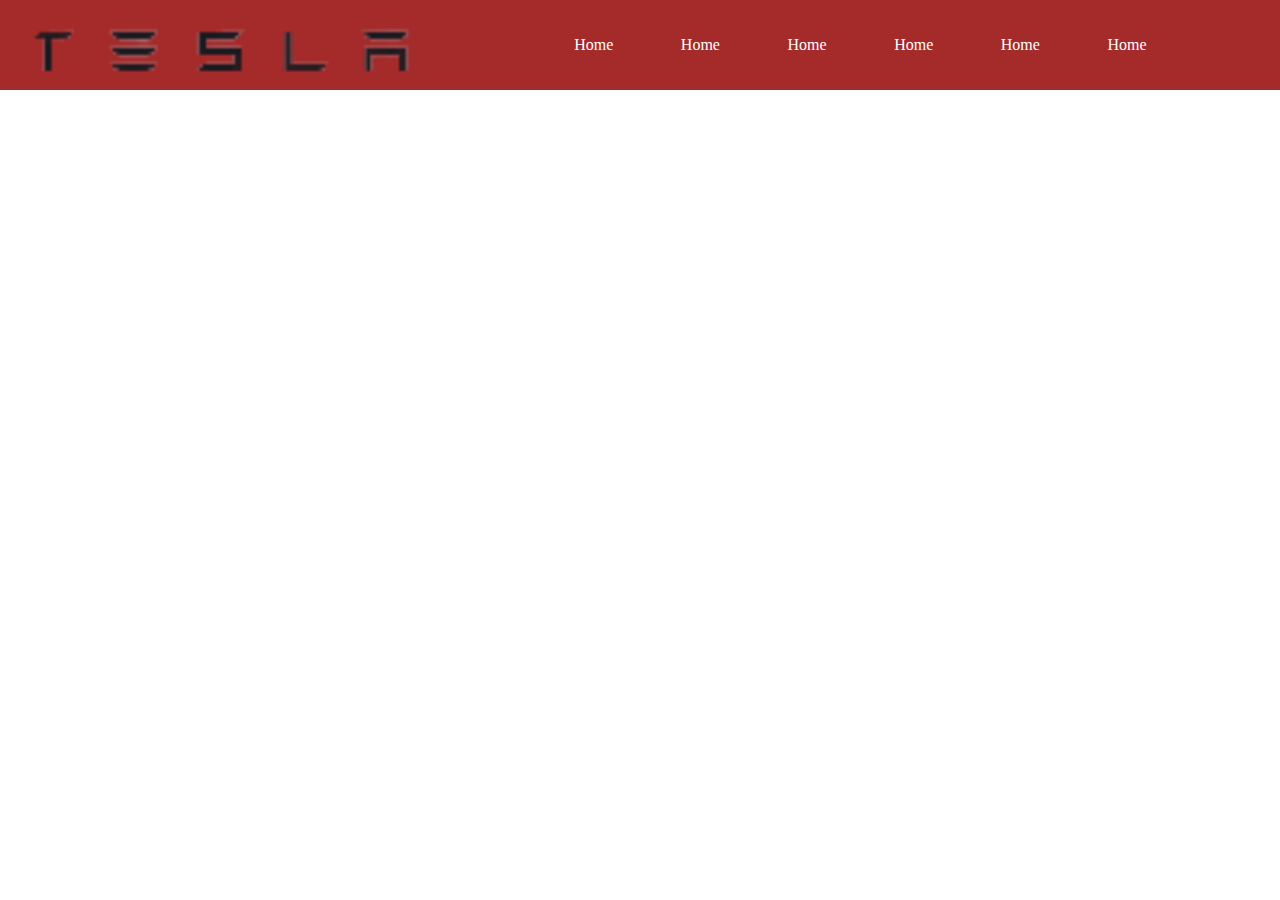
<file: index.html>
<!DOCTYPE html>
<html lang="en">
<head>
    <meta charset="UTF-8">
    <meta http-equiv="X-UA-Compatible" content="IE=edge">
    <meta name="viewport" content="width=device-width, initial-scale=1.0">
    <title>Document</title>
    <style>

        *{
            margin: 0;
        }

        #nav{
            width: 100%;
            height: 10vh;
            background-color: brown;
            display: flex;
            justify-content: space-between;
        }
        span{
            visibility: hidden;
        }
        #navbar{
            width: 50%;
            /* background-color: green; */
            display: flex;
            justify-content: space-around;
            align-items: center;
            list-style: none;
            visibility: visible;
        }
        #navlist a{
            text-decoration: none;
            color: white;
        }

        @media screen and (max-width:655px){
            #navbar{
                visibility: hidden;
            }
            span{
                visibility: visible;
            }
        }

        
    </style>
</head>
<body>
    

<div id="nav">

    <img id="logo" src="./logo.png" alt="">

    <ul id="navbar">
        <li id="navlist"><a href="">Home</a></li>
        <li id="navlist"><a href="">Home</a></li>
        <li id="navlist"><a href="">Home</a></li>
        <li id="navlist"><a href="">Home</a></li>
        <li id="navlist"><a href="">Home</a></li>
        <li id="navlist"><a href="">Home</a></li>

    </ul>
    <span>bars</span>

</div>

</body>
</html>
</file>
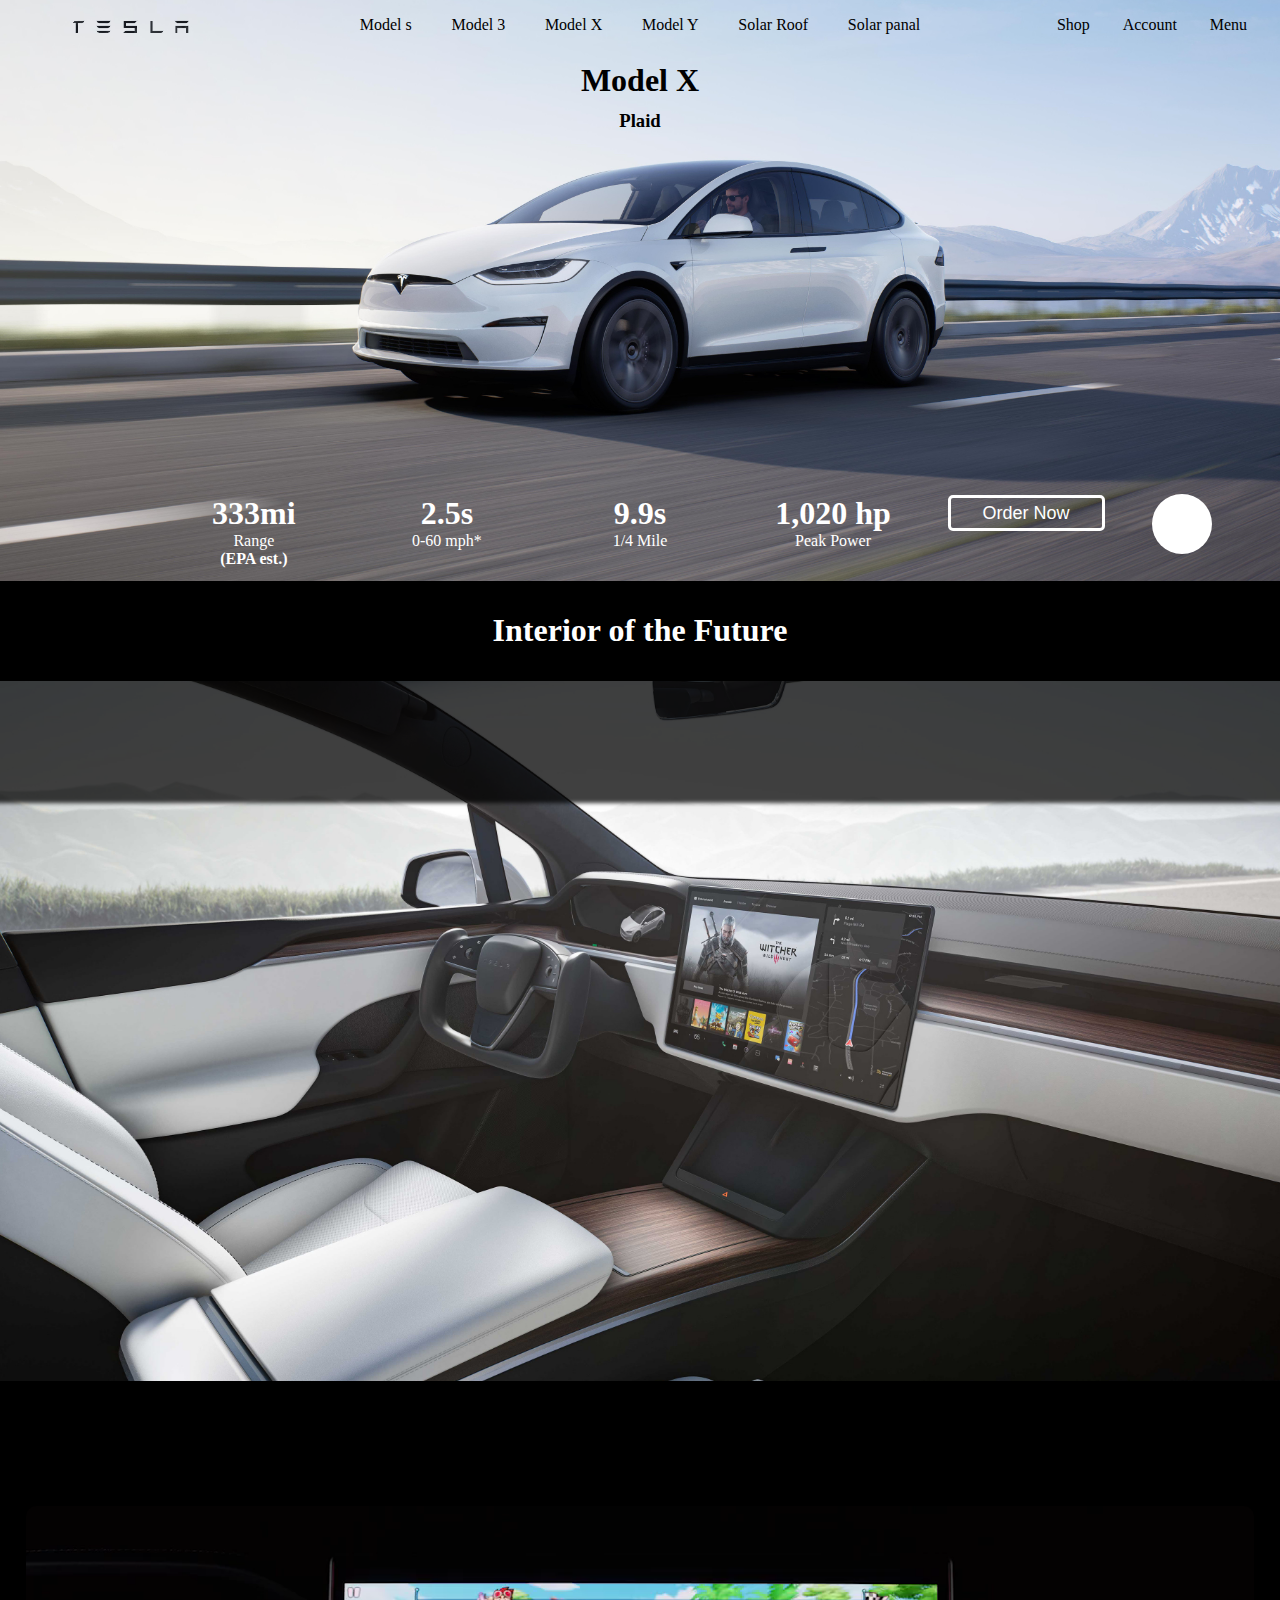
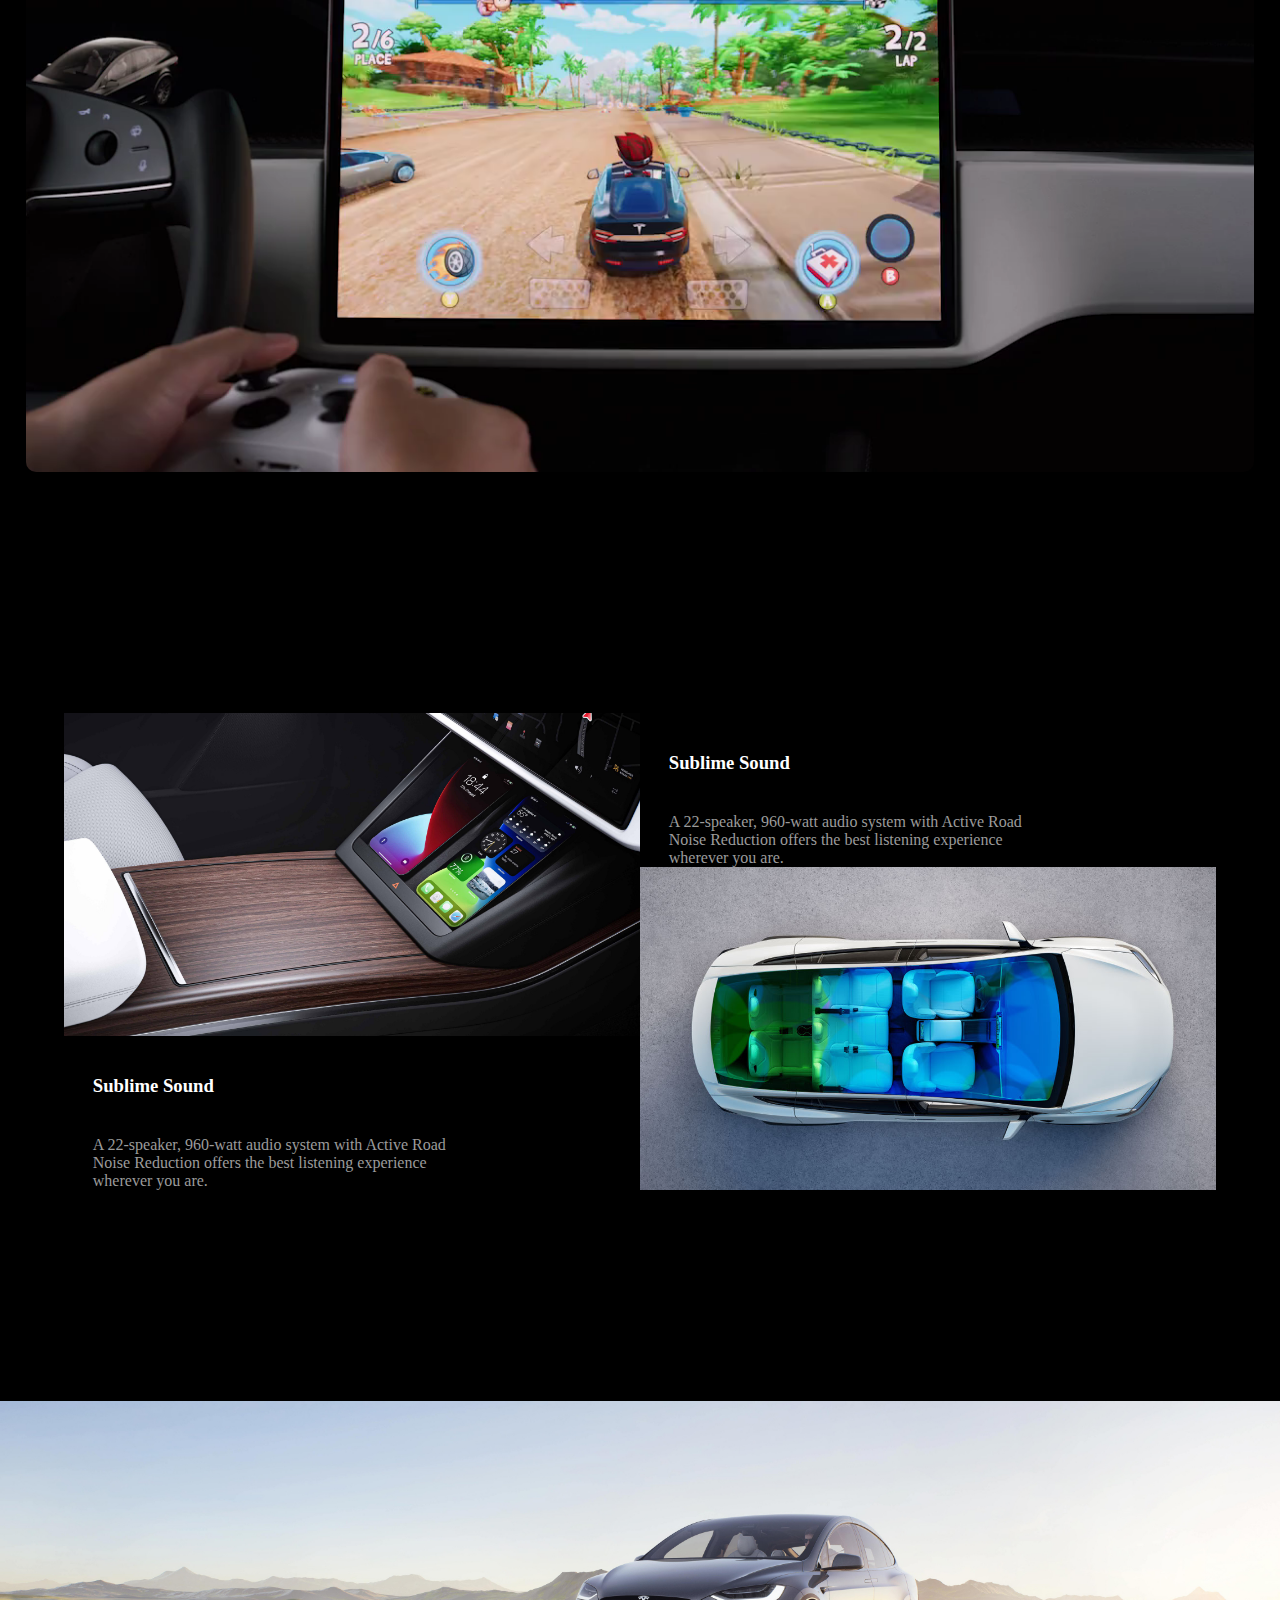
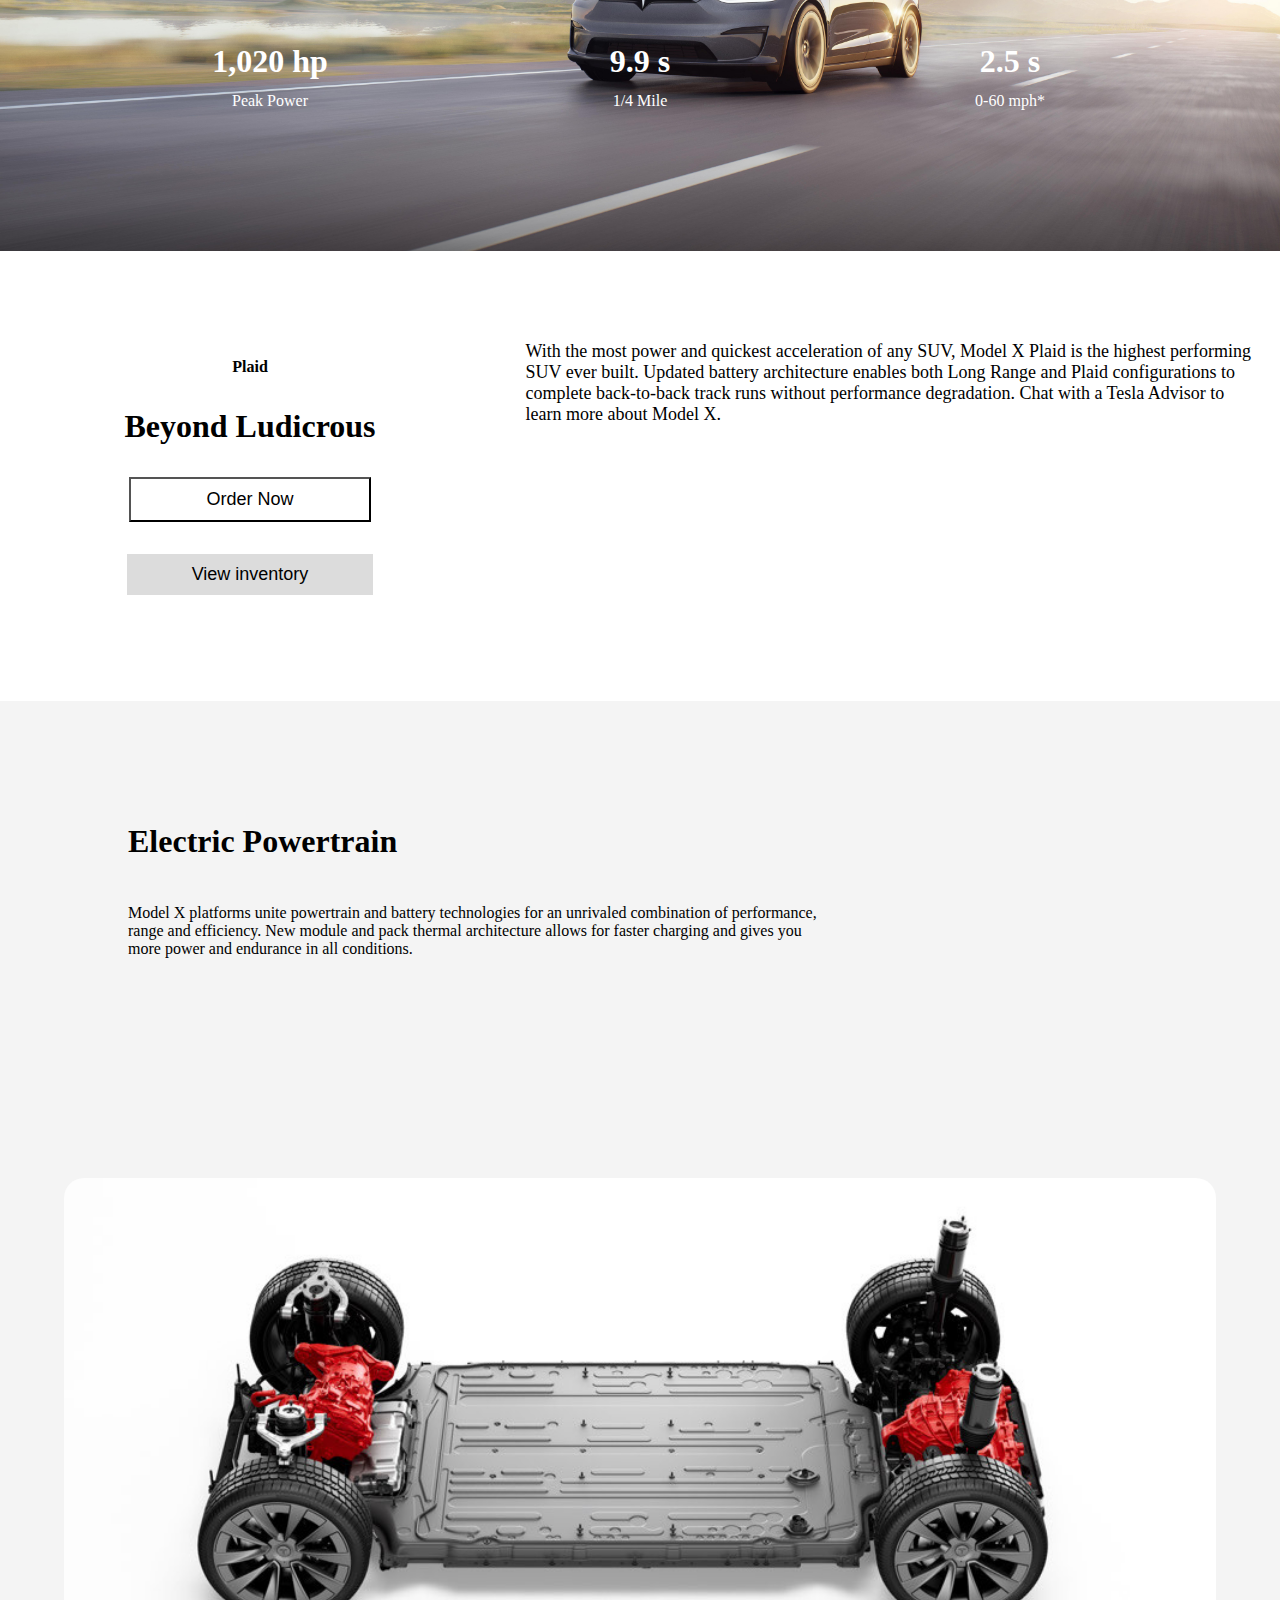
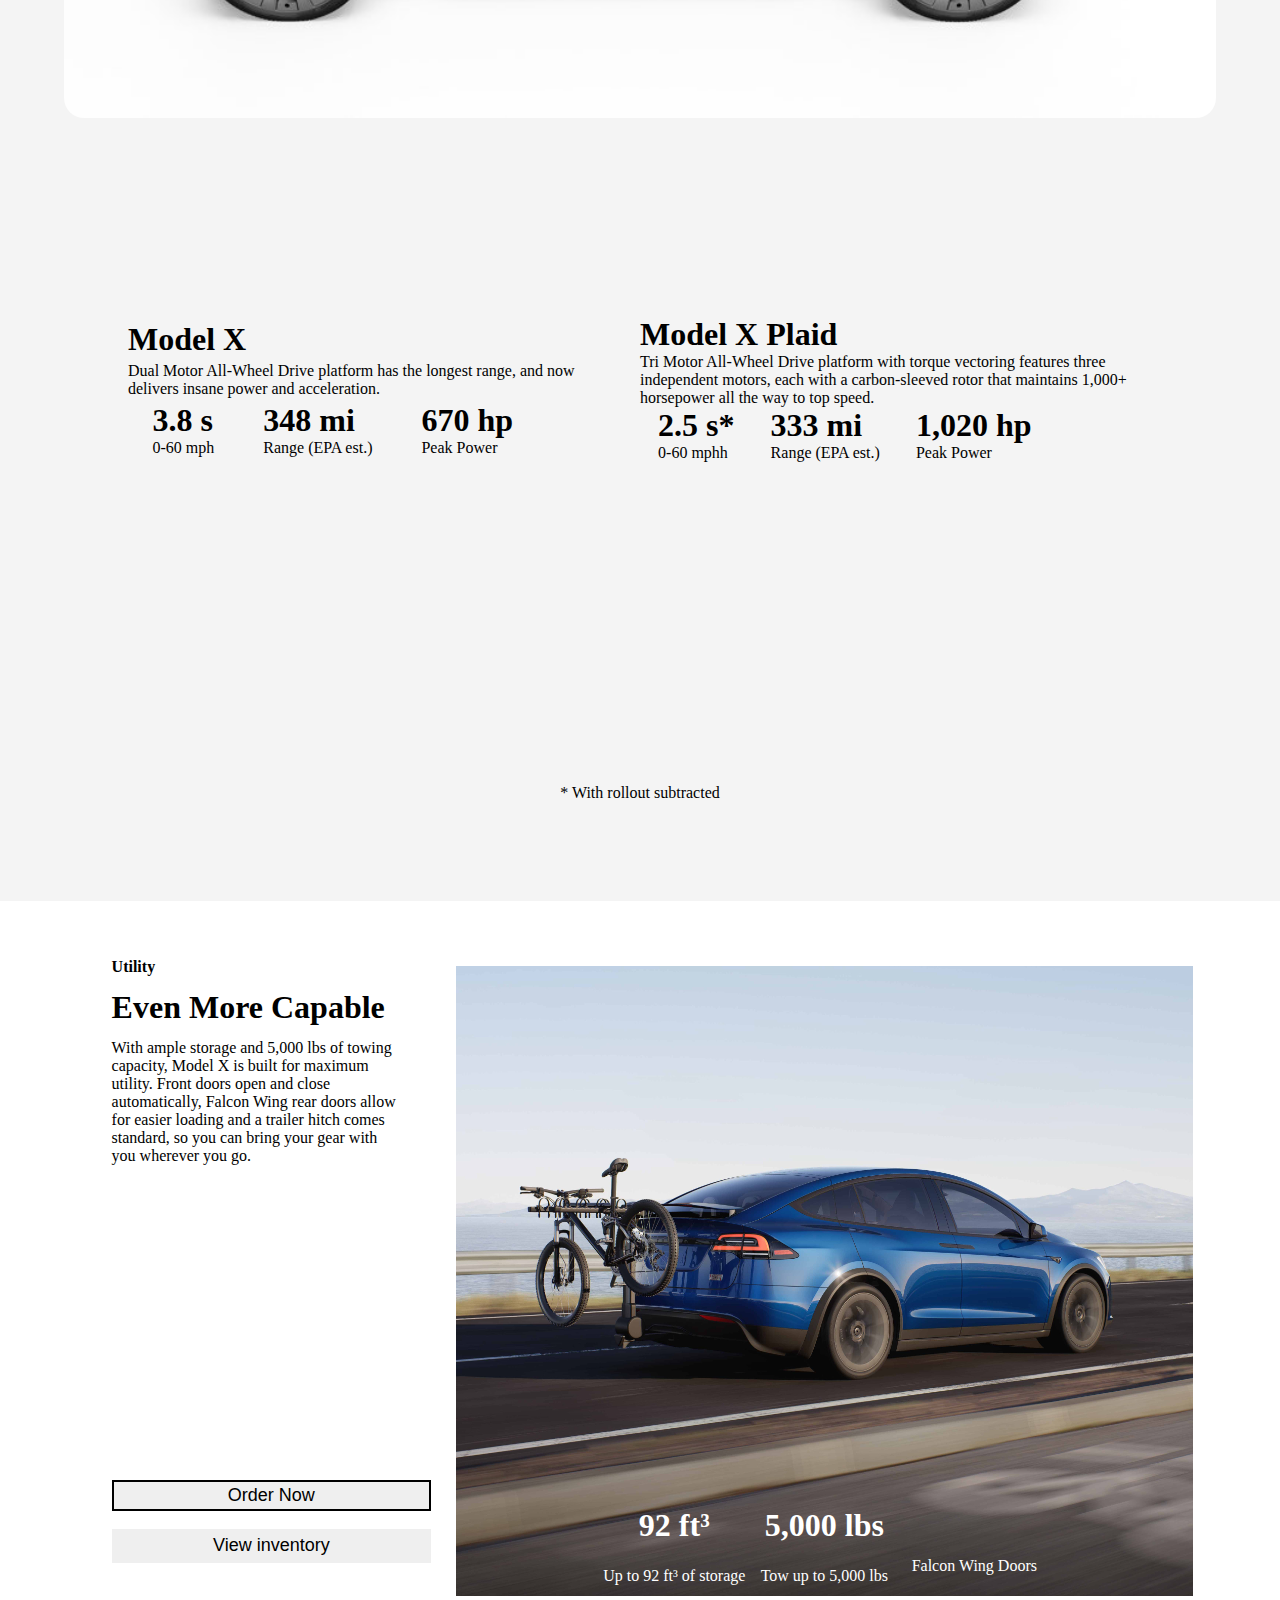
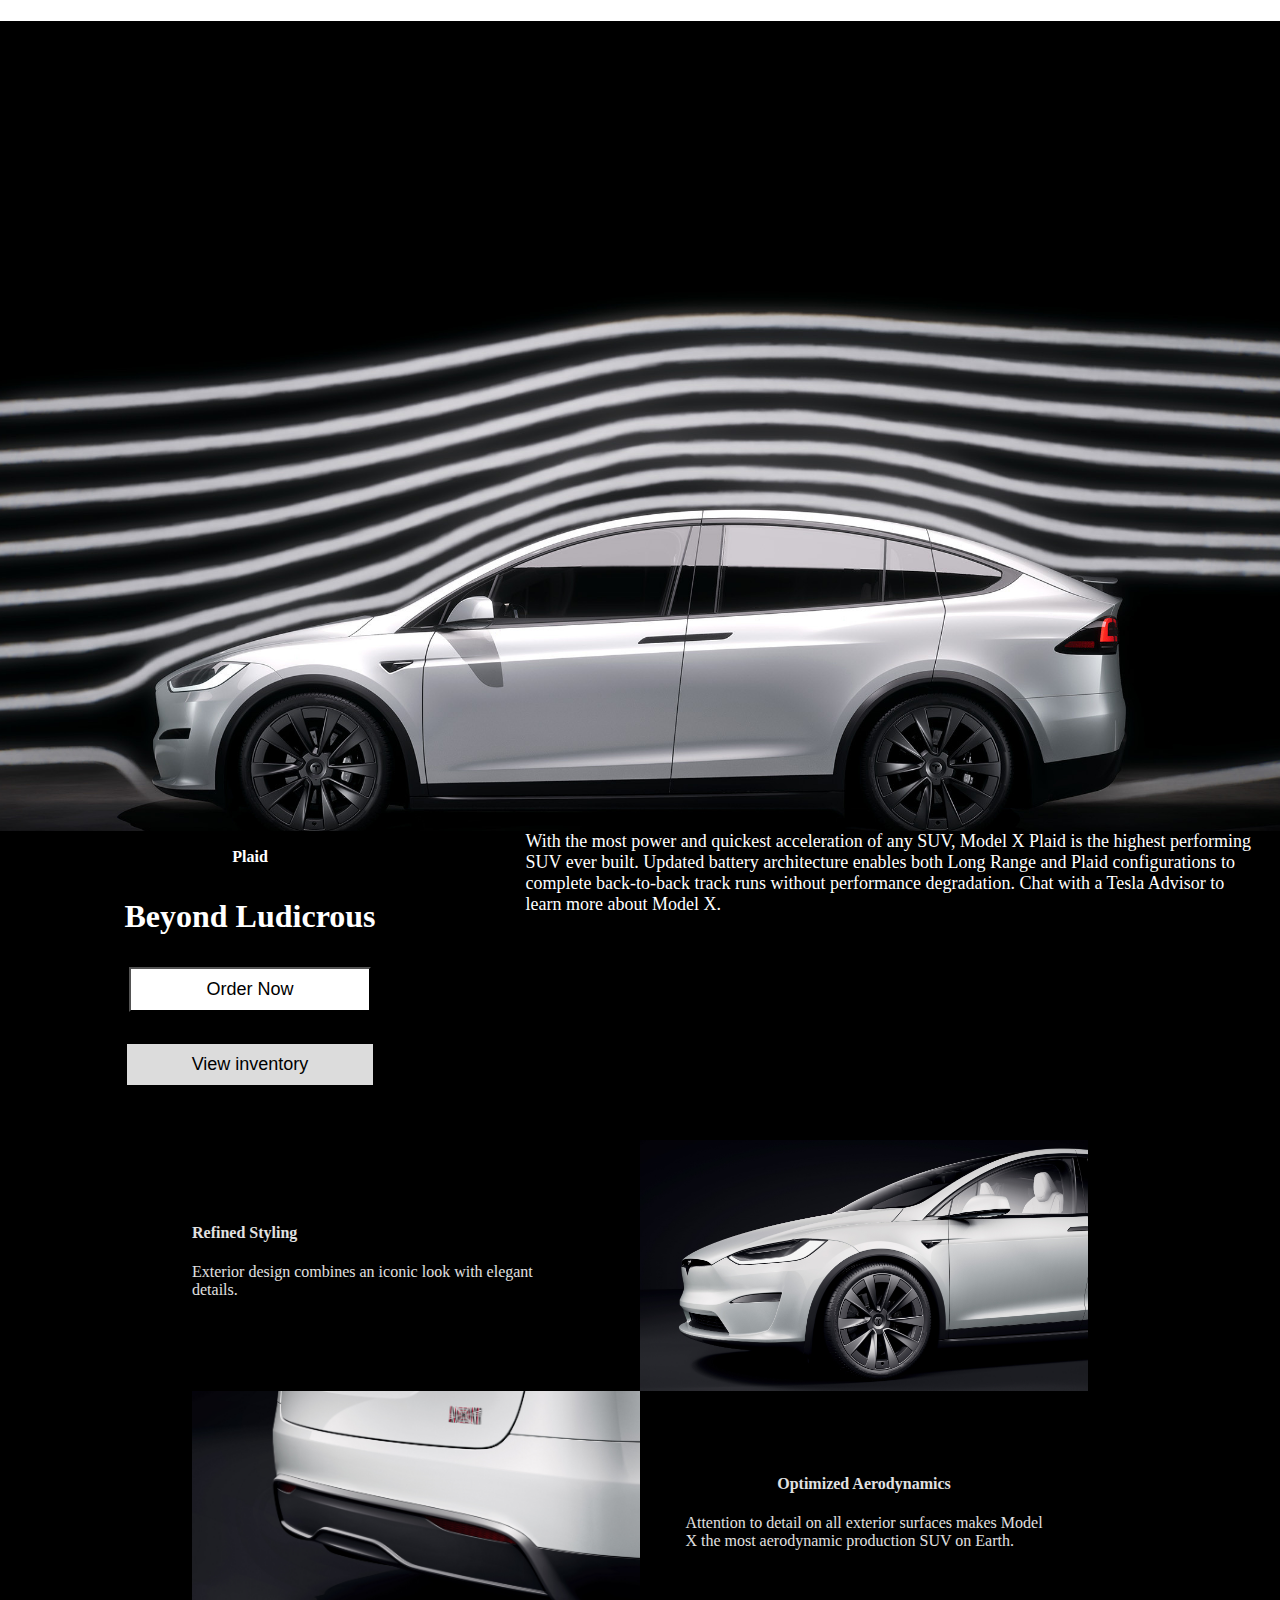
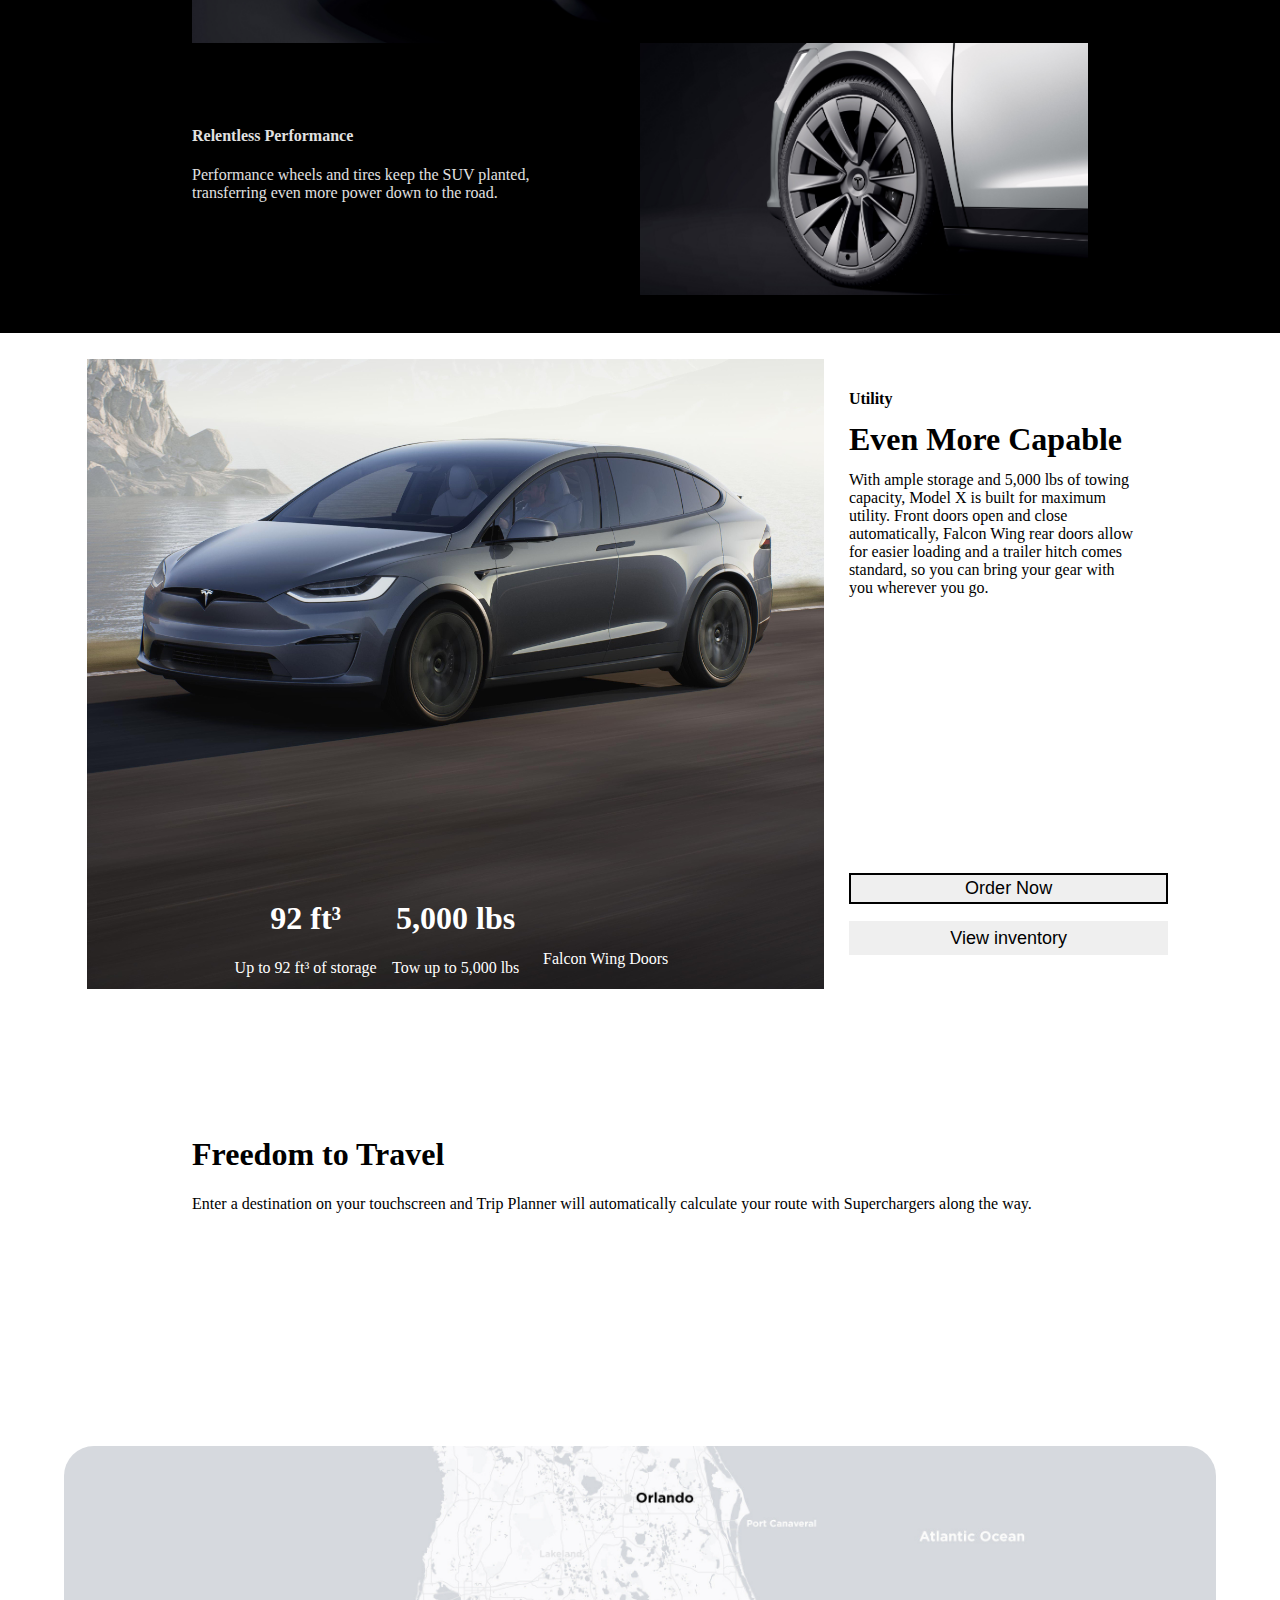
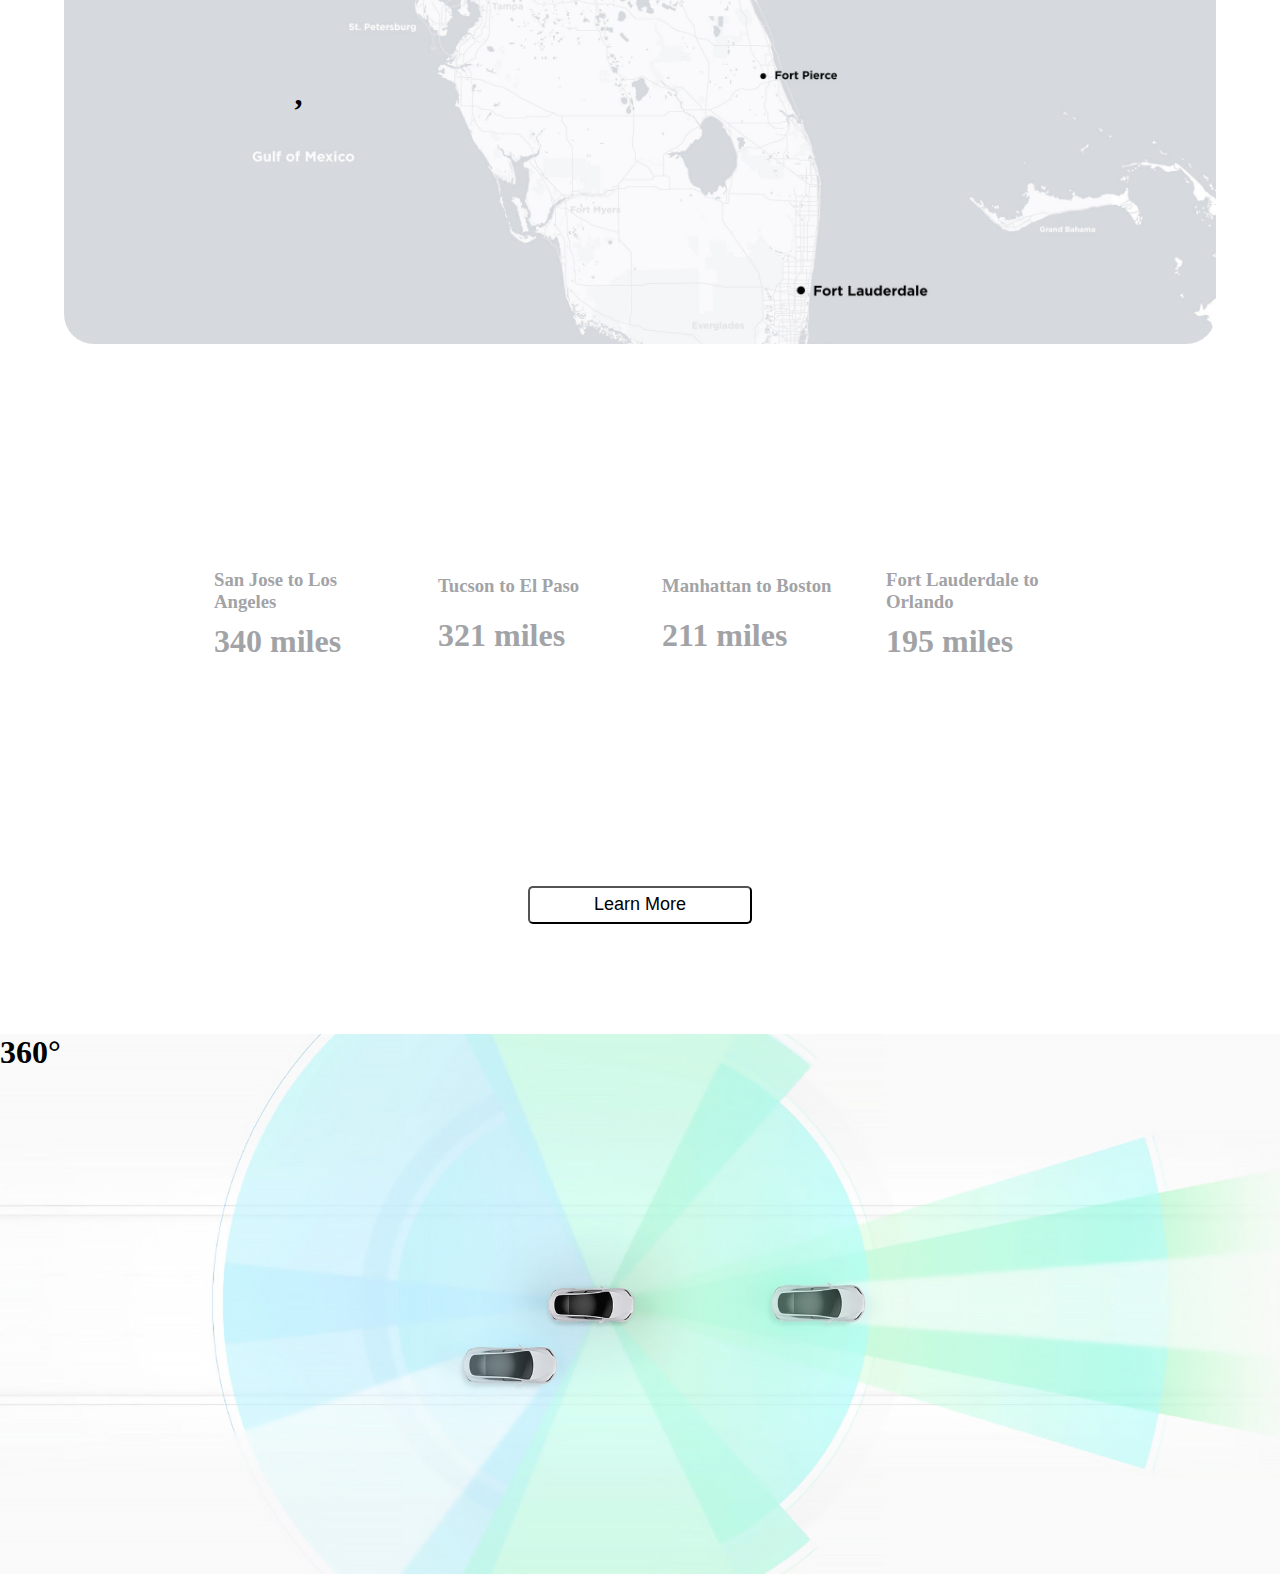
<file: tesla.html>
<!DOCTYPE html>
<html lang="en">

<head>
    <meta charset="UTF-8">
    <meta http-equiv="X-UA-Compatible" content="IE=edge">
    <meta name="viewport" content="width=device-width, initial-scale=1.0">
    <link rel="stylesheet" href="https://cdnjs.cloudflare.com/ajax/libs/font-awesome/6.2.1/css/all.min.css"
        integrity="sha512-MV7K8+y+gLIBoVD59lQIYicR65iaqukzvf/nwasF0nqhPay5w/9lJmVM2hMDcnK1OnMGCdVK+iQrJ7lzPJQd1w=="
        crossorigin="anonymous" referrerpolicy="no-referrer" />
    <link rel="stylesheet" href="tesla.css">
    <link rel="stylesheet" href="teslamedia.css">
    <title>Tesla</title>
</head>

<body>
    <div id="container">

        <div class="main1">
            <header>
                <div class="navbar navba">
                    <img src="logo.png" alt="">
                </div>
                <div class="navbar nav">
                    <li>Model s</li>
                    <li>Model 3</li>
                    <li>Model X</li>
                    <li>Model Y</li>
                    <li>Solar Roof</li>
                    <li>Solar panal</li>

                </div>
                <div class="navbar">
                    <li>Shop</li>
                    <li>Account</li>
                    <li>Menu</li>
                </div>
            </header>
            <div id="h1box">
                <h1>Model X</h1>
                <h3>Plaid</h3>
            </div>
            <div id="bigbox1">
                <div class="one">
                    <h1>333mi</h1>
                    <p>Range</p>
                    <h4>(EPA est.)</h4>
                </div>
                <div class="one">
                    <h1>2.5s</h1>
                    <p> 0-60 mph*</p>
                </div>
                <div class="one">
                    <h1>9.9s</h1>
                    <p>1/4 Mile</p>
                </div>
                <div class="one">
                    <h1>1,020 hp</h1>
                    <p>Peak Power</p>
                </div>
                <div class="one">
                    <button>Order Now</button>
                </div>
            </div>
            <div id="emailbox"><i class="fa-solid fa-envelope"></i></div>
        </div>
        <!-- main 2  -->
        <div id="main2">
            <h1 id="h11">Interior of the Future</h1>
            <div id="black"></div>
        </div>
        <!--  main 3  -->
        <div id="main3">
            <video src="15.mp4" loop autoplay muted></video>
        </div>
        <!--  main 4  -->
        <div id="main4">
            <div class="boxin4">
                <img src="16.jpg" alt="">
                <div class="content4">
                    <h3>Sublime Sound</h3>
                    <p>A 22-speaker, 960-watt audio system with Active Road<br> Noise Reduction offers the best
                        listening
                        experience<br> wherever you are.</p>
                </div>
            </div>
            <div class="boxin4">
                <div class="content4">
                    <h3>Sublime Sound</h3>
                    <p>A 22-speaker, 960-watt audio system with Active Road<br> Noise Reduction offers the best
                        listening
                        experience<br> wherever you are.</p>
                </div>
                <img src="17.jpg" alt="">
            </div>

        </div>
        <!-- main 5 -->
        <div id="main5">
            <div class="in5">
                <h1>1,020 hp</h1>
                <p>Peak Power</p>
            </div>
            <div class="in5">
                <h1>9.9 s</h1>
                <p>1/4 Mile</p>
            </div>
            <div class="in5">
                <h1>2.5 s</h1>
                <p>0-60 mph*</p>
            </div>
        </div>
        <!--  main 6 -->
        <div id="main6">
            <div class="in6">
                <h4>Plaid</h4>
                <h1>Beyond Ludicrous</h1>
                <button>Order Now</button>
                <button id="button2">View inventory</button>
            </div>
            <div class="in6 in62">
                <p>With the most power and quickest acceleration of any SUV, Model X Plaid is the highest performing SUV
                    ever built. Updated battery architecture enables both Long Range and Plaid configurations to
                    complete back-to-back track runs without performance degradation. Chat with a Tesla Advisor to learn
                    more about Model X.</p>
            </div>
        </div>
        <!-- main 7 -->
        <div id="main7">
            <div class="in7">
                <h1>Electric Powertrain</h1>
                <p>Model X platforms unite powertrain and battery technologies for an unrivaled combination of
                    performance,<br> range and efficiency. New module and pack thermal architecture allows for faster
                    charging and gives you<br> more power and endurance in all conditions.</p>
            </div>
            <img src="20.jpg" alt="">
            <div class="in72">
                <div class="content7">
                    <h1>Model X</h1>
                    <p>Dual Motor All-Wheel Drive platform has the longest range, and now<br> delivers insane power and
                        acceleration.</p>
                    <div id="bigin7">
                        <div>
                            <h1>3.8 s</h1>
                            <p>0-60 mph</p>
                        </div>
                        <div>
                            <h1>348 mi</h1>
                            <p>Range (EPA est.)</p>
                        </div>
                        <div>
                            <h1>670 hp</h1>
                            <p>Peak Power</p>
                        </div>
                    </div>
                </div>
                <div class="content72">
                    <h1> Model X Plaid</h1>
                    <p>Tri Motor All-Wheel Drive platform with torque vectoring features three independent motors, each
                        with a carbon-sleeved rotor that maintains 1,000+ horsepower all the way to top speed.</p>
                    <div id="bigin7">
                        <div>
                            <h1>2.5 s*</h1>
                            <p>0-60 mphh</p>
                        </div>
                        <div>
                            <h1>333 mi</h1>
                            <p> Range (EPA est.)</p>
                        </div>
                        <div>
                            <h1> 1,020 hp</h1>
                            <p> Peak Power</p>
                        </div>
                    </div>
                </div>
            </div>
            <div>* With rollout subtracted</div>
        </div>
        <!--  main 8 -->
        <div id="main8">
            <div class="in8">
                <div id="in8one">
                    <h4>Utility</h4>
                    <h1>Even More Capable</h1>
                    <p>With ample storage and 5,000 lbs of towing<br> capacity, Model X is built for maximum<br>
                        utility. Front doors open and close<br> automatically, Falcon Wing rear doors allow<br> for
                        easier loading and a trailer hitch comes<br> standard, so you can bring your gear with<br> you
                        wherever you go.</p>
                </div>
                <div id="in8two">
                    <button id="butt2">Order Now</button>
                    <button id="butt3">View inventory</button>
                </div>
            </div>
            <div class="in82">
                <div class="in82one">
                    <h1>92 ft³</h1>
                    <p>Up to 92 ft³ of storage</p>
                </div>
                <div class="in82one">
                    <h1>5,000 lbs</h1>
                    <p>Tow up to 5,000 lbs</p>
                </div>
                <div class="in82one">
                    <i class="fa-solid fa-car"></i>
                    <p>Falcon Wing Doors</p>
                </div>
            </div>
        </div>
        <!-- main9 -->
        <div id="main9">
            <div id="in9">
                <div class="in6">
                    <h4 class="para3">Plaid</h4>
                    <h1 class="para3">Beyond Ludicrous</h1>
                    <button>Order Now</button>
                    <button id="button2">View inventory</button>
                </div>
                <div class="in6 in62">
                    <p class="para3">With the most power and quickest acceleration of any SUV, Model X Plaid is the
                        highest performing SUV
                        ever built. Updated battery architecture enables both Long Range and Plaid configurations to
                        complete back-to-back track runs without performance degradation. Chat with a Tesla Advisor to
                        learn
                        more about Model X.</p>
                </div>
            </div>
        </div>
        <!--  main 10 -->
        <div id="main10">
            <div class="in10">
                <h4>Relentless Performance</h4>
                <p>Performance wheels and tires keep the SUV planted,<br> transferring even more power down to the road.
                </p>

            </div>
            <div class="in10">
                <img src="23.jpg" alt="">
            </div>
            <div class="in10">
                <img src="24.jpg" alt="">
            </div>
            <div class="in10 in1010">
                <h4>Optimized Aerodynamics</h4>
                <p>Attention to detail on all exterior surfaces makes Model<br> X the most aerodynamic production SUV on
                    Earth.</p>
            </div>
            <div class="in10">
                <h4>Refined Styling</h4>
                <p>Exterior design combines an iconic look with elegant<br> details.</p>
            </div>
            <div class="in10">
                <img src="25.jpg" alt="">
            </div>

        </div>
        <!--  mainn 11 -->
        <div id="main11">
            <div id="in82">
                <div class="in82one">
                    <h1>92 ft³</h1>
                    <p>Up to 92 ft³ of storage</p>
                </div>
                <div class="in82one">
                    <h1>5,000 lbs</h1>
                    <p>Tow up to 5,000 lbs</p>
                </div>
                <div class="in82one">
                    <i class="fa-solid fa-car"></i>
                    <p>Falcon Wing Doors</p>
                </div>
            </div>
            <div class="in8">
                <div id="in8one">
                    <h4>Utility</h4>
                    <h1>Even More Capable</h1>
                    <p>With ample storage and 5,000 lbs of towing<br> capacity, Model X is built for maximum<br>
                        utility. Front doors open and close<br> automatically, Falcon Wing rear doors allow<br> for
                        easier loading and a trailer hitch comes<br> standard, so you can bring your gear with<br> you
                        wherever you go.</p>
                </div>
                <div id="in8two">
                    <button id="butt2">Order Now</button>
                    <button id="butt3">View inventory</button>
                </div>
            </div>
        </div>
        <!-- main12 -->
        <div id="main12">
            <div class="in121">
                <h1>Freedom to Travel</h1>
                <p>Enter a destination on your touchscreen and Trip Planner will automatically calculate your route with
                    Superchargers along the way.</p>
            </div>
            <div class="in122">
                <h1>,</h1>
            </div>
            <div class="in123">
                <div class="small1">
                    <h3>San Jose to Los Angeles</h3>
                    <h1>340 miles</h1>
                </div>
                <div class="small2">
                    <h3>Tucson to El Paso</h3>
                    <h1> 321 miles</h1>
                </div>
                <div class="small3">
                    <h3>Manhattan to Boston</h3>
                    <h1>211 miles</h1>
                </div>
                <div class="small4">
                    <h3>Fort Lauderdale to Orlando</h3>
                    <h1> 195 miles</h1>
                </div>
            </div>
            <button>Learn More</button>
        </div>
        <!--  main 13 -->
        <div id="main13">
            <div class="in13">
                <h1> 360°</h1>
               

            </div>
            <div class="in13"></div>
            <div class="in13"></div>

        </div>
    </div>
    </div>
</body>

</html>
</file>
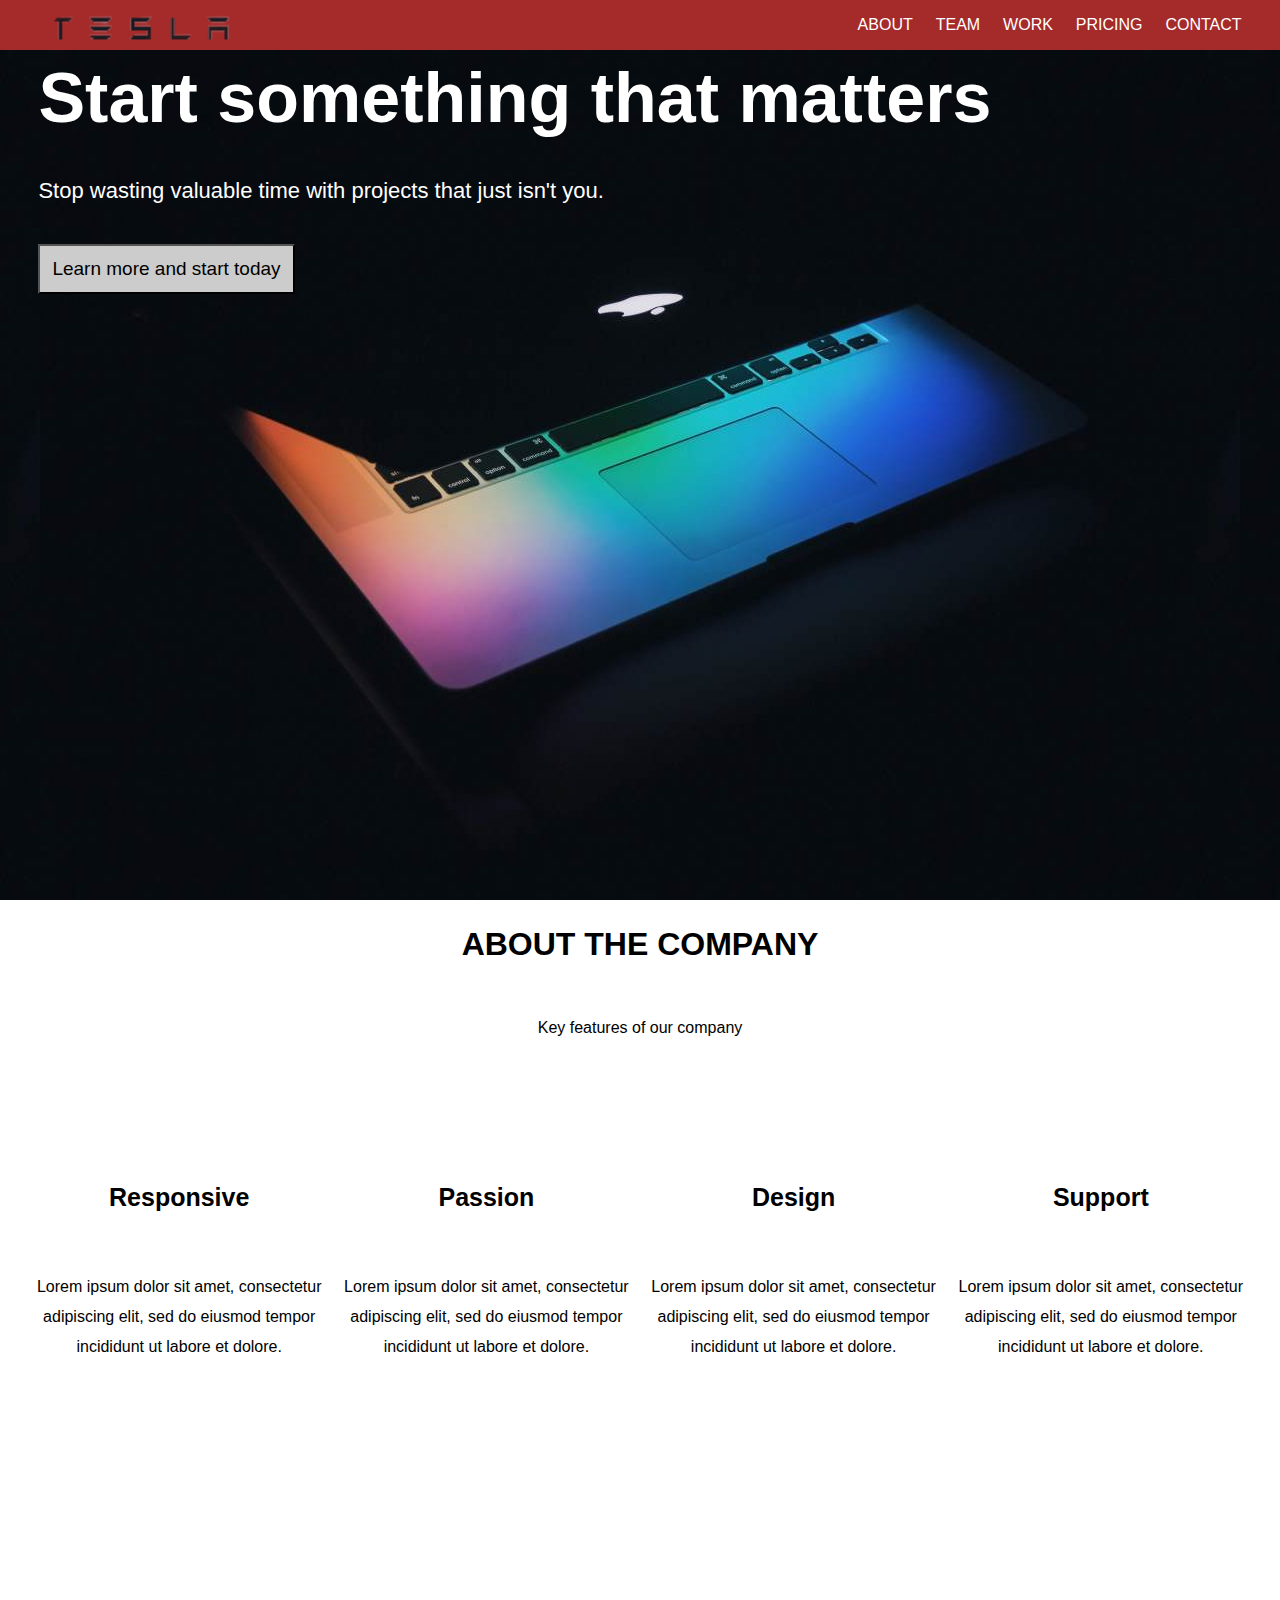
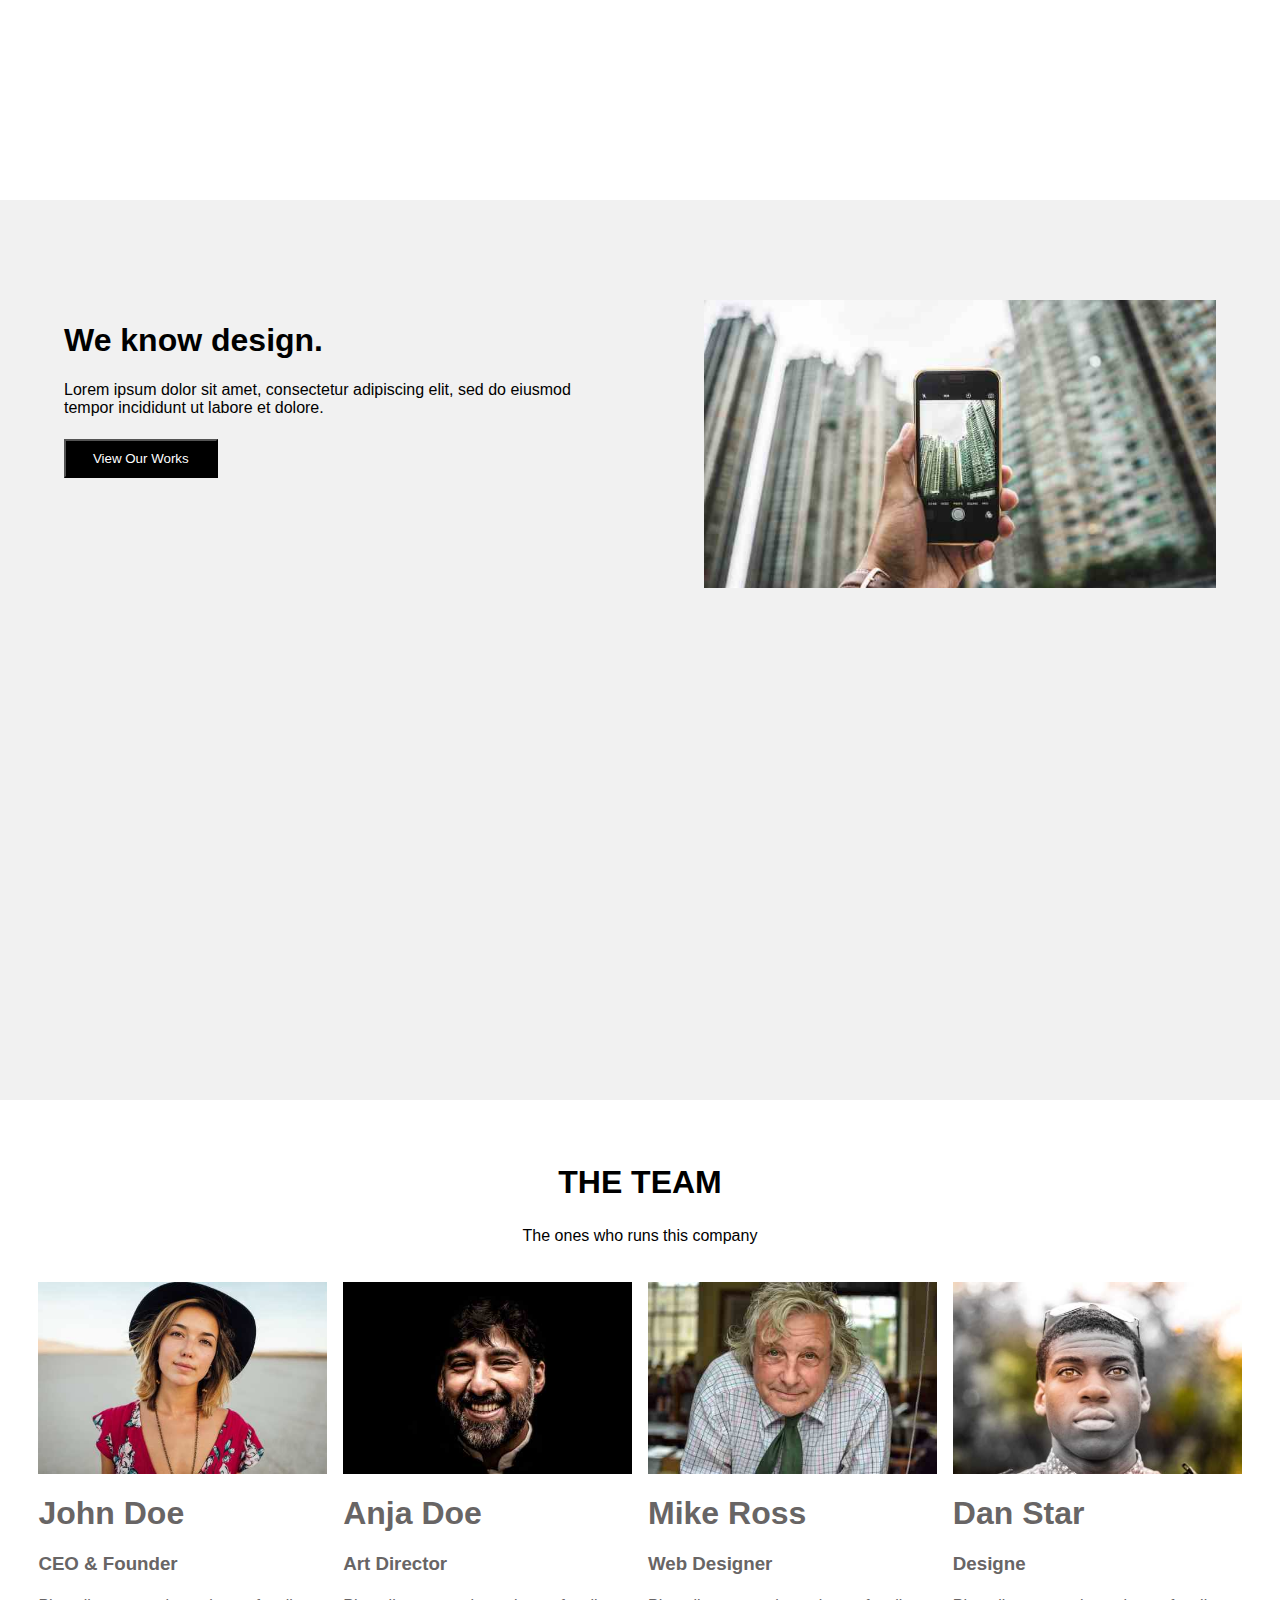
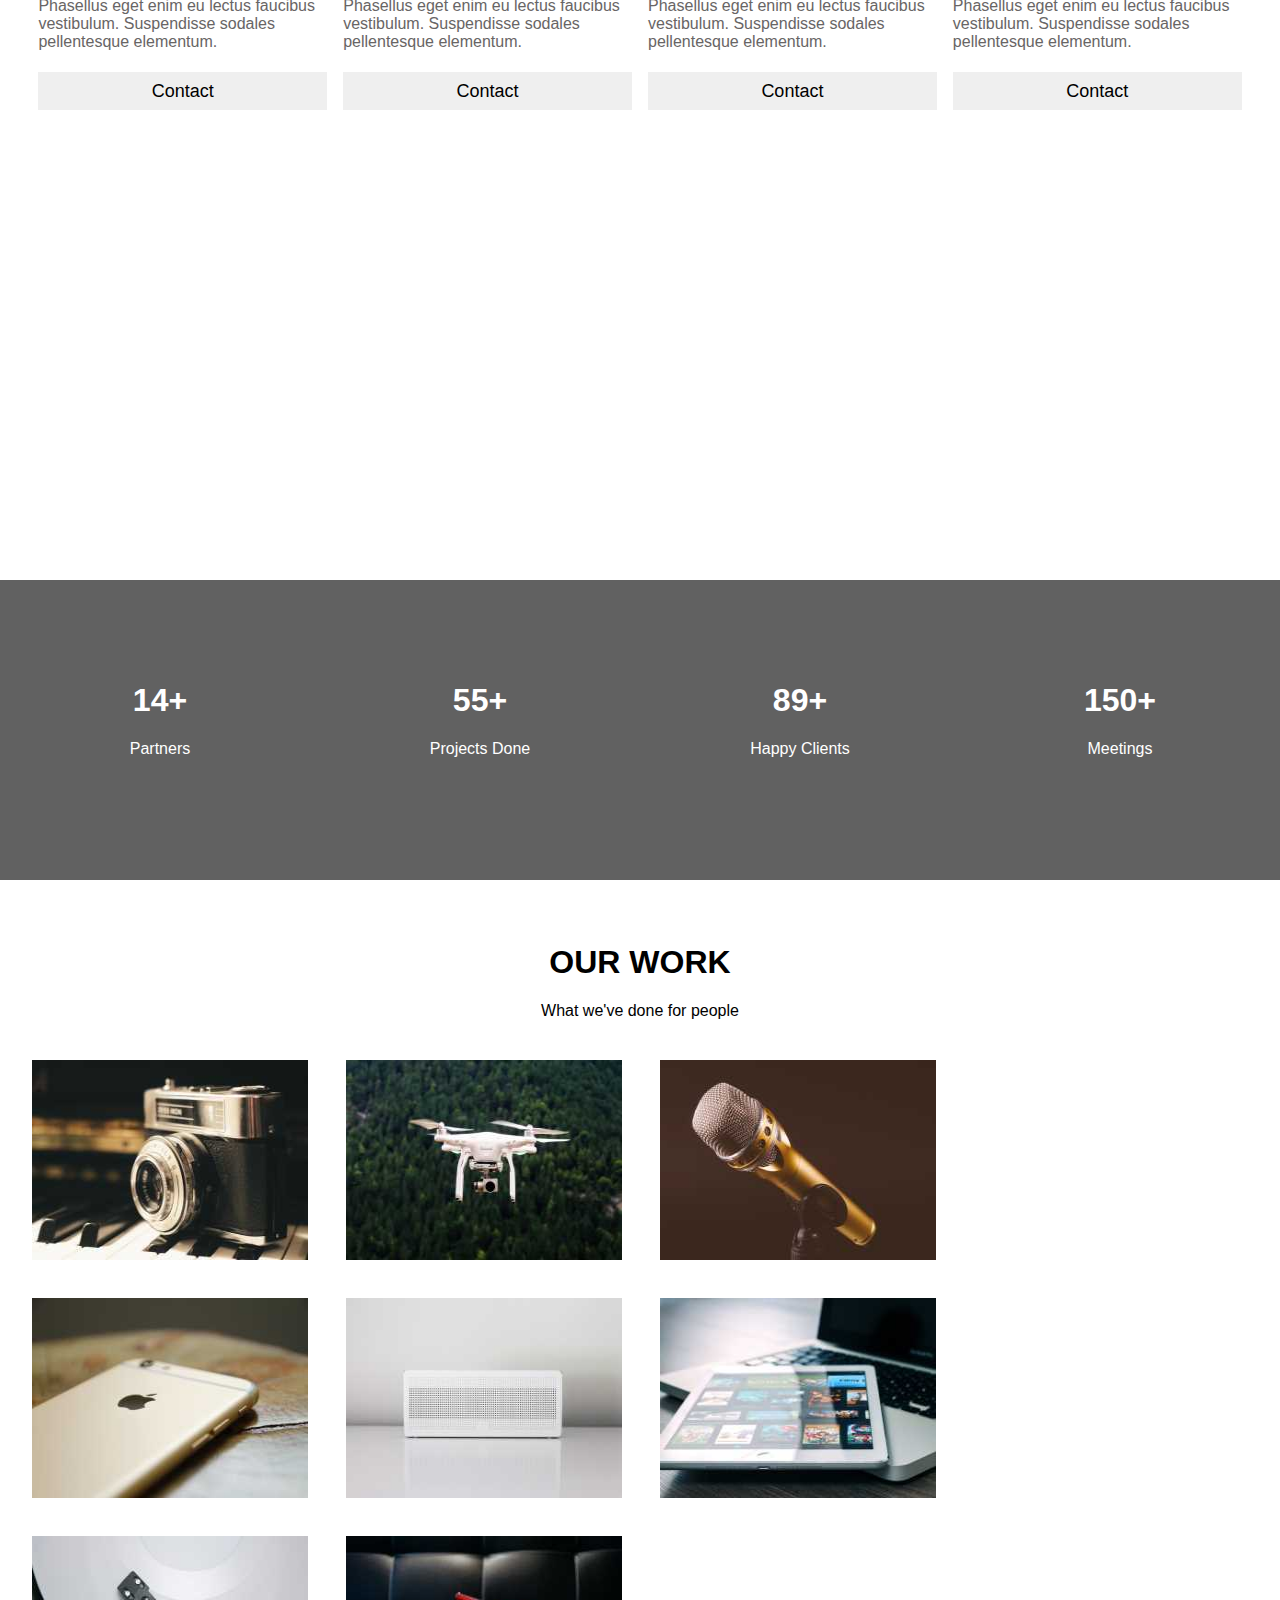
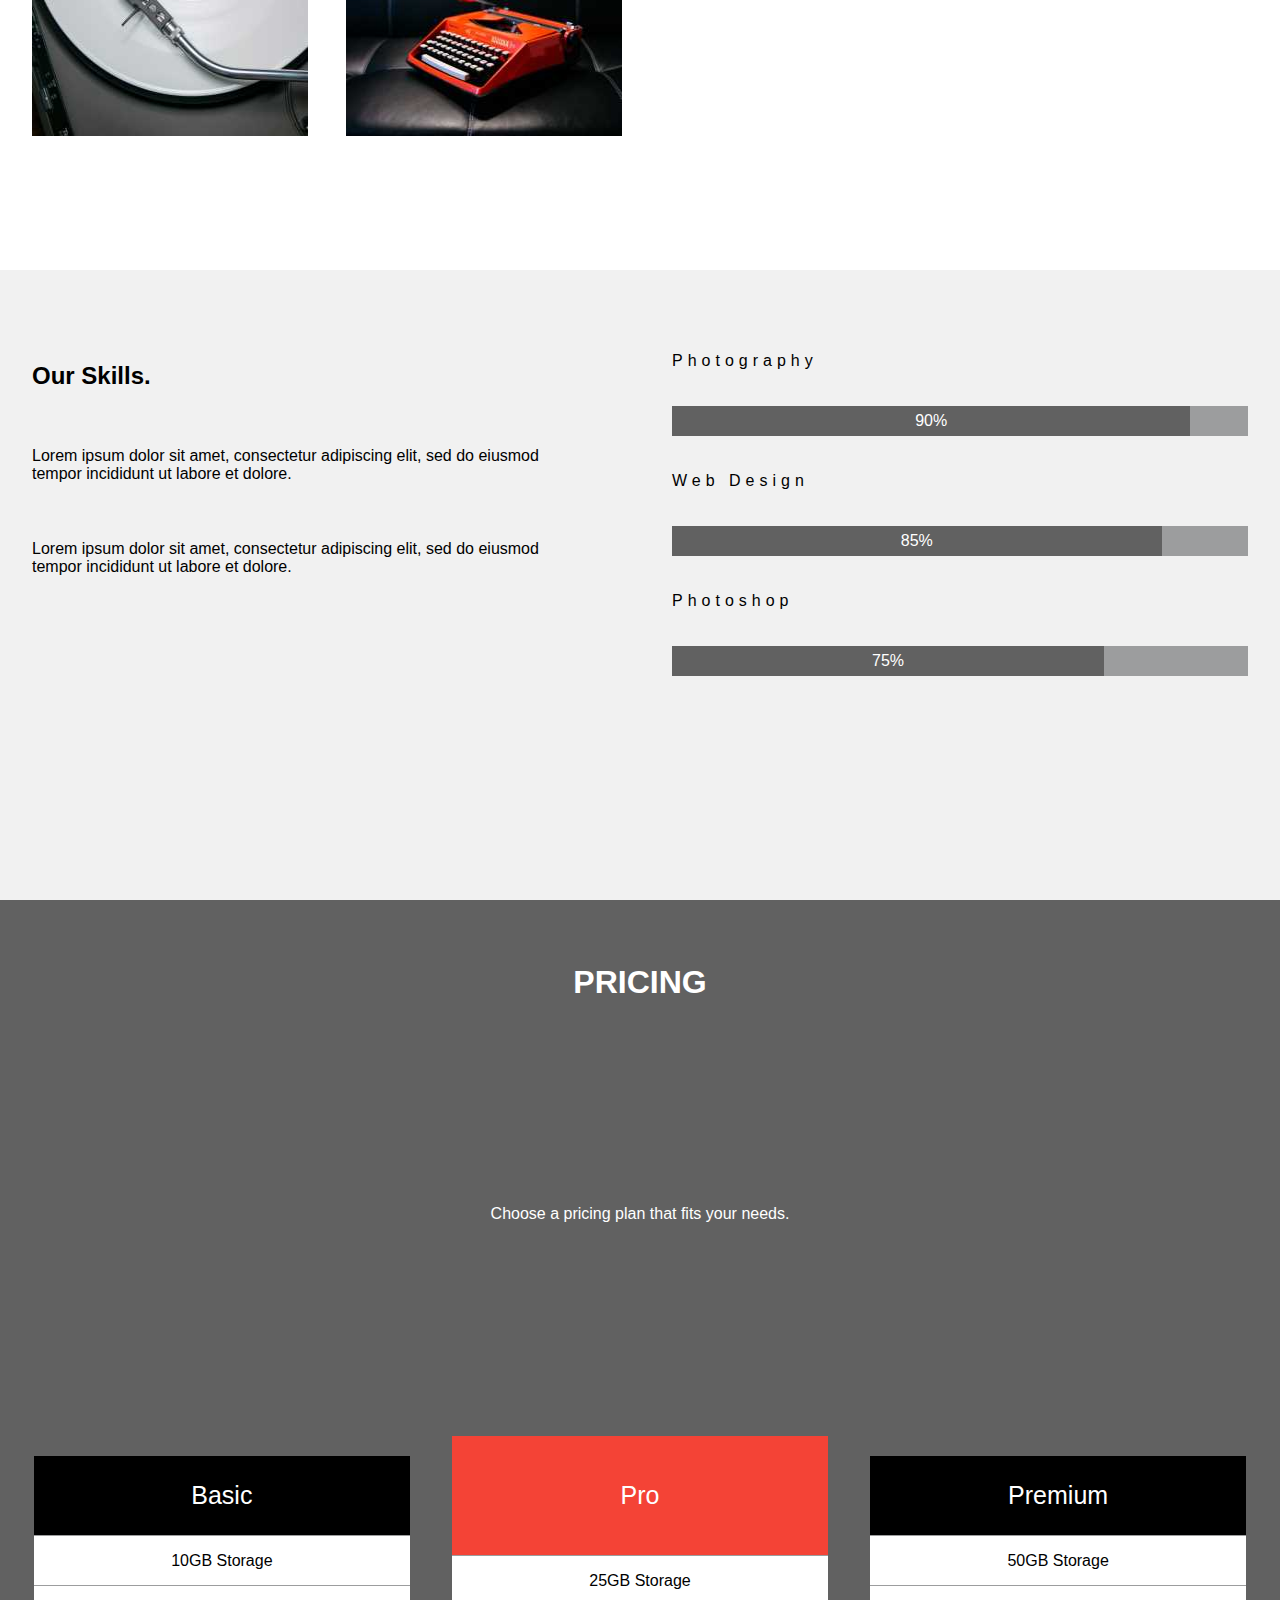
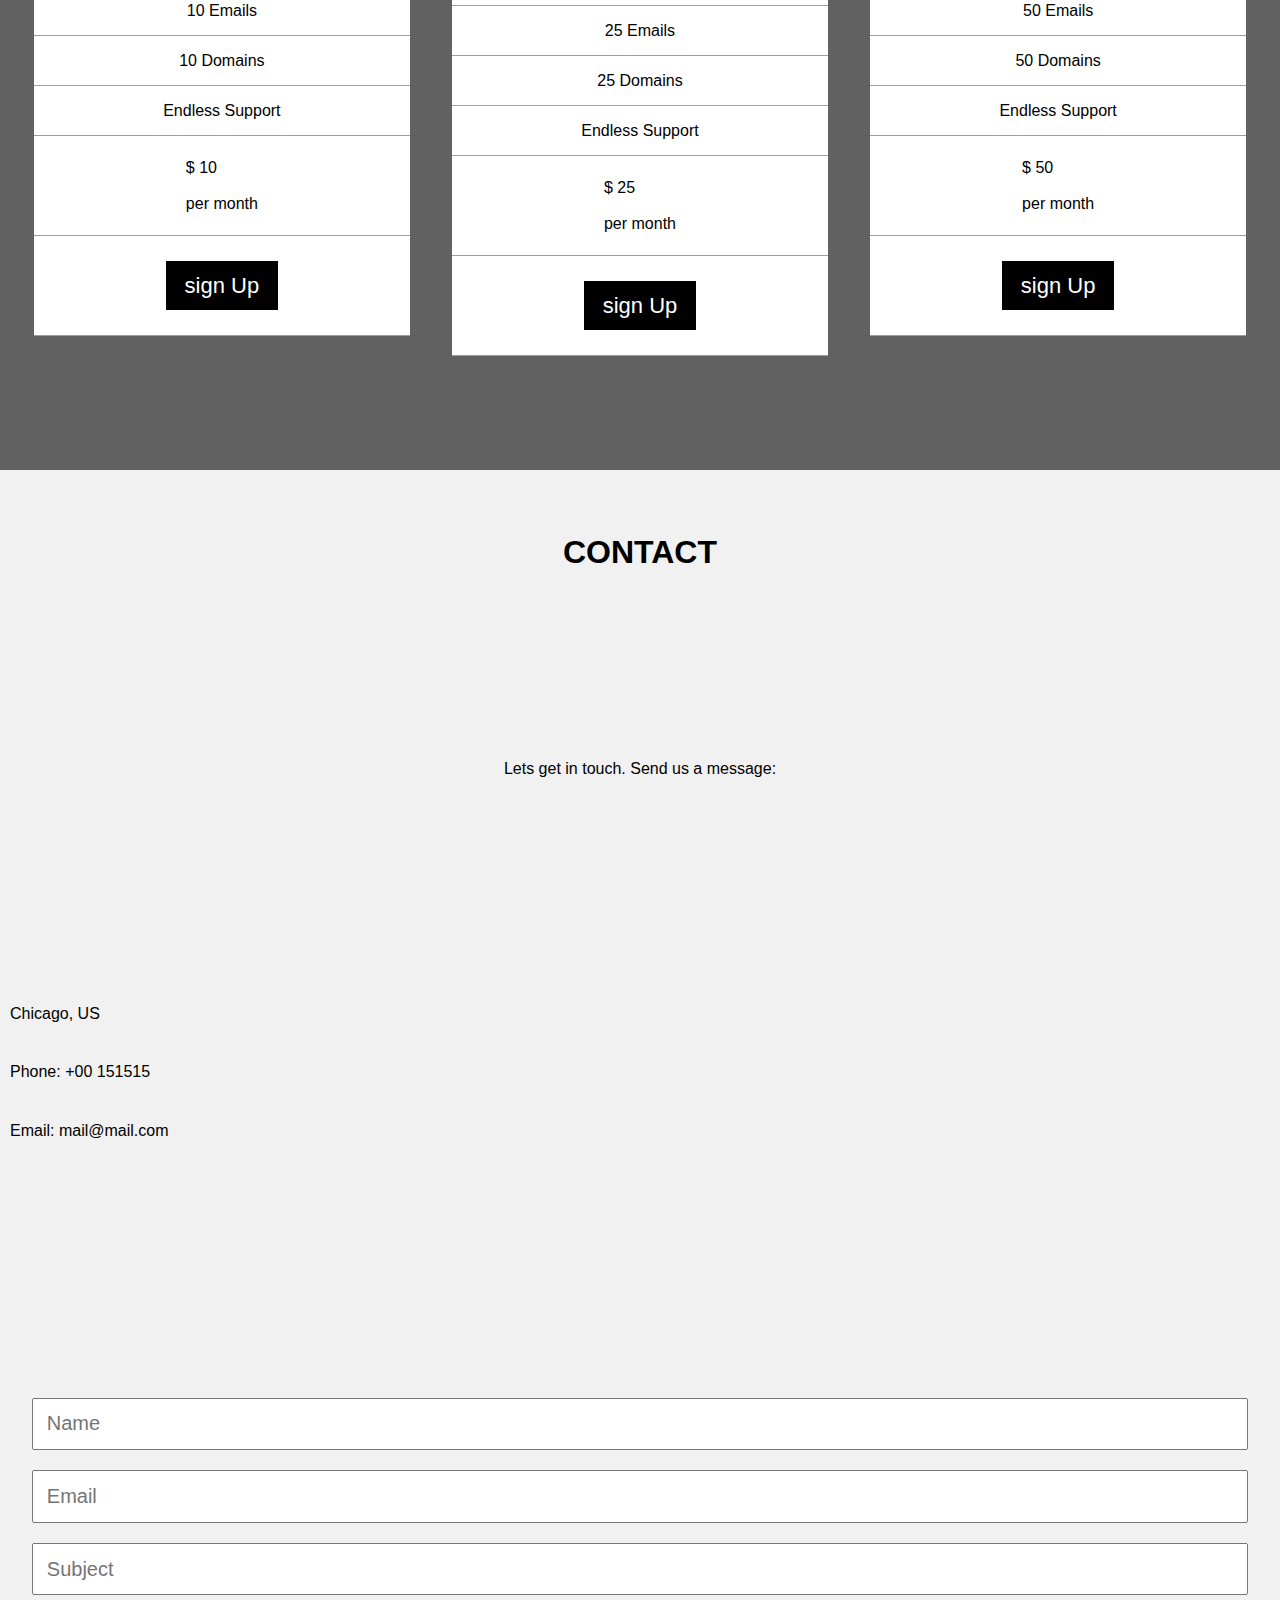
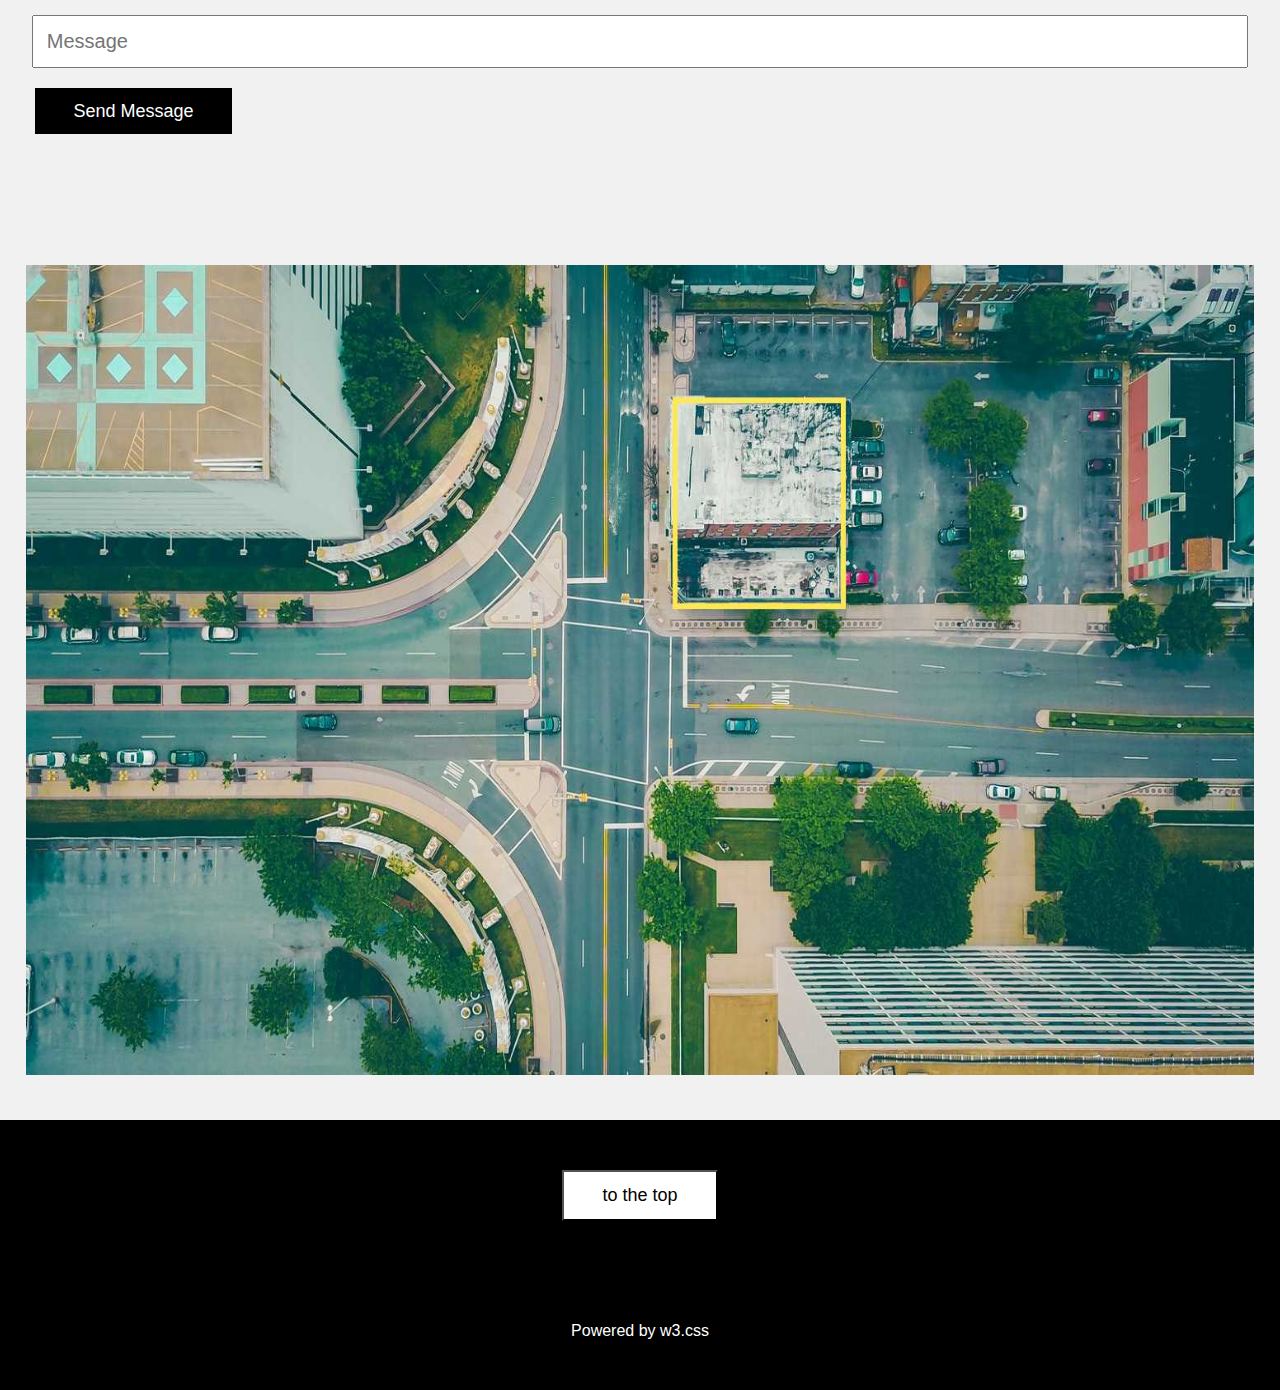
<file: w3s.html>
<!DOCTYPE html>
<html lang="en">

<head>
    <meta charset="UTF-8">
    <meta http-equiv="X-UA-Compatible" content="IE=edge">
    <meta name="viewport" content="width=device-width, initial-scale=1.0">
    <title>w3s</title>
   <link rel="stylesheet" href="w3smedia.css">
    <link rel="stylesheet" href="w3s.css">
    <link rel="stylesheet" href="https://cdnjs.cloudflare.com/ajax/libs/font-awesome/6.2.1/css/all.min.css"
        integrity="sha512-MV7K8+y+gLIBoVD59lQIYicR65iaqukzvf/nwasF0nqhPay5w/9lJmVM2hMDcnK1OnMGCdVK+iQrJ7lzPJQd1w=="
        crossorigin="anonymous" referrerpolicy="no-referrer" />
</head>

<body>
    <div id="container">
        <header>
            <img src="logo.png" alt="">
            <nav>
                <ul>
                    <li><a href="">ABOUT</a></li>
                    <li><a href="">TEAM</a></li>
                    <li><a href="">WORK</a></li>
                    <li><a href="">PRICING</a></li>
                    <li><a href="">CONTACT</a></li>


                </ul>
            </nav>
        </header>
        <div id="main1">

            <h1>Start something that matters</h1>
            <p>Stop wasting valuable time with projects that just isn't you.</p>
            <button>Learn more and start today</button>
            <div id="icons">
                <i class="fa-brands fa-square-facebook"></i>
                <i class="fa-brands fa-google-plus-g"></i>
                <i class="fa-brands fa-twitter"></i>
                <i class="fa-regular fa-bell"></i>
                <i class="fa-brands fa-pinterest"></i>
                <i class="fa-brands fa-youtube"></i>
            </div>
        </div>
        <div id="main2">
            <h1>ABOUT THE COMPANY</h1>
            <p id="para1">Key features of our company</p>
            <div id="bigin2">
                <div class="one">
                    <i class="fa-solid fa-tv"></i>
                    <h3>Responsive</h3>
                    <p>Lorem ipsum dolor sit amet, consectetur adipiscing elit, sed do eiusmod tempor incididunt ut
                        labore et dolore.</p>
                </div>
                <div class="one">
                    <i class="fa-solid fa-heart"></i>
                    <h3>Passion</h3>
                    <p>Lorem ipsum dolor sit amet, consectetur adipiscing elit, sed do eiusmod tempor incididunt ut
                        labore et dolore.</p>

                </div>
                <div class="one">
                    <i class="fa-regular fa-gem"></i>
                    <h3>Design</h3>
                    <p>Lorem ipsum dolor sit amet, consectetur adipiscing elit, sed do eiusmod tempor incididunt ut
                        labore et dolore.</p>

                </div>
                <div class="one">
                    <i class="fa-solid fa-gear"></i>
                    <h3>Support</h3>
                    <p>Lorem ipsum dolor sit amet, consectetur adipiscing elit, sed do eiusmod tempor incididunt ut
                        labore et dolore.</p>

                </div>
            </div>
        </div>
        <div id="main3">
            <div id="content3">
                <h1>We know design.</h1>
                <p>Lorem ipsum dolor sit amet, consectetur adipiscing elit, sed do eiusmod
                    tempor incididunt ut labore et dolore.</p>
                <button>View Our Works</button>
            </div>
            <div id="img3">
                <img src="3.jpg" alt="">
            </div>

        </div>
        <!--main 4  -->
        <div id="main4">
            <h1>THE TEAM</h1>
            <p id="para2">The ones who runs this company</p>
            <div id="big3">
                <div class="box2">
                    <img src="team1.jpg" alt="">
                    <h1>John Doe</h1>
                    <h3>CEO & Founder</h3>
                    <p>Phasellus eget enim eu lectus faucibus vestibulum. Suspendisse sodales pellentesque elementum.
                    </p>
                    <button><i class="fa-solid fa-envelope"></i> Contact</button>
                </div>
                <div class="box2">
                    <img src="team2.jpg" alt="">
                    <h1>Anja Doe</h1>
                    <h3>Art Director</h3>
                    <p>Phasellus eget enim eu lectus faucibus vestibulum. Suspendisse sodales pellentesque elementum.
                    </p>
                    <button><i class="fa-solid fa-envelope"></i> Contact</button>
                </div>
                <div class="box2">
                    <img src="team3.jpg" alt="">
                    <h1>Mike Ross</h1>
                    <h3>Web Designer</h3>
                    <p>Phasellus eget enim eu lectus faucibus vestibulum. Suspendisse sodales pellentesque elementum.
                    </p>
                    <button><i class="fa-solid fa-envelope"></i> Contact</button>
                </div>
                <div class="box2">
                    <img src="team4.jpg" alt="">
                    <h1>Dan Star</h1>
                    <h3>Designe</h3>
                    <p>Phasellus eget enim eu lectus faucibus vestibulum. Suspendisse sodales pellentesque elementum.
                    </p>
                    <button><i class="fa-solid fa-envelope"></i> Contact</button>
                </div>
            </div>
        </div>
        <div id="main5">
            <div class="box4">
                <h1>14+</h1>
                <p>Partners</p>
            </div>
            <div class="box4">
                <h1>55+</h1>
                <p>Projects Done</p>
            </div>
            <div class="box4">
                <h1>89+</h1>
                <p>Happy Clients</p>
            </div>
            <div class="box4">
                <h1>150+</h1>
                <p>Meetings</p>
            </div>
        </div>
        <div id="main6">
            <h1>OUR WORK</h1>
            <p>What we've done for people</p>
            <div id="pic">
                <div class="pic"><img src="4.jpg" alt=""></div>
                <div class="pic"><img src="5.jpg" alt=""></div>
                <div class="pic"><img src="6.jpg" alt=""></div>
                <div class="pic"><img src="7.jpg" alt=""></div>
                <div class="pic"><img src="8.jpg" alt=""></div>
                <div class="pic"><img src="9.jpg" alt=""></div>
                <div class="pic"><img src="10.jpg" alt=""></div>
                <div class="pic"><img src="11.jpg" alt=""></div>
            </div>
        </div>
        <div id="main7">
            <div class="in7">
                <h4>Our Skills.</h4>
                <p>Lorem ipsum dolor sit amet, consectetur adipiscing elit, sed do eiusmod<br>
                    tempor incididunt ut labore et dolore.<br>
                </p>
                <p> Lorem ipsum dolor sit amet, consectetur adipiscing elit, sed do eiusmod<br>
                    tempor incididunt ut labore et dolore.</p>
            </div>
            <div class="in7 in70">
                <p><i class="fa-solid fa-camera"></i> Photography</p>
                <div class="main">
                    <div class="mains">90%</div>
                </div>
                <p><i class="fa-solid fa-camera"></i> Web Design</p>
                <div class="main">
                    <div class="mains mains2">85%</div>
                </div>
                <p><i class="fa-solid fa-camera"></i> Photoshop</p>
                <div class="main">
                    <div class="mains mains3">75%</div>
                </div>
            </div>
        </div>
        <div id="main8">
            <h1>PRICING</h1>
            <p id="para3">Choose a pricing plan that fits your needs.</p>
            <div id="big8">
                <div class="in8">
                    <div class="a1 a2">Basic</div>
                    <div class="a1">10GB Storage</div>
                    <div class="a1">10 Emails</div>
                    <div class="a1">10 Domains</div>
                    <div class="a1">Endless Support</div>
                    <div class="a1 a4">$ 10 <br>
                        <br>per month
                    </div>
                    <div class="a1 a5"> <button>sign Up</button></div>

                </div>
                <div class="in8 in80">
                    <div class="a1 a3">Pro</div>
                    <div class="a1">25GB Storage</div>
                    <div class="a1">25 Emails</div>
                    <div class="a1">25 Domains</div>
                    <div class="a1">Endless Support</div>
                    <div class="a1 a4">$ 25<br>
                        <br>
                        per month
                    </div>
                    <div class="a1 a5"><button>sign Up</button></div>
                </div>
                <div class="in8">
                    <div class="a1 a2">Premium</div>
                    <div class="a1">50GB Storage</div>
                    <div class="a1">50 Emails</div>
                    <div class="a1">50 Domains</div>
                    <div class="a1">Endless Support</div>
                    <div class="a1 a4">$ 50 <br>
                        <br>
                        per month
                    </div>
                    <div class="a1 a5"><button>sign Up</button></div>
                </div>
            </div>

        </div>
        <div id="main9">
            <h1>CONTACT</h1>
            <p>Lets get in touch. Send us a message:</p>

            <div class="one9">
                <div><i class="fa-solid fa-location-dot"></i> <span>Chicago, US</span></div>
                <div><i class="fa-solid fa-phone"></i> <span> Phone: +00 151515</span></div>
                <div><i class="fa-solid fa-envelope"></i> <span> Email: mail@mail.com</span></div>
            </div>
            <div class="one9 one10">
                <form action="">
                    <input type="text" placeholder="Name">
                    <input type="text" placeholder="Email">
                    <input type="text" placeholder="Subject">
                    <input type="text" placeholder="Message">
                    <button>Send Message</button>
                </form>
            </div>

        </div>
        <div id="main10">
            <img src="map.jpg" alt="">
        </div>
        <div id="main11">
            <button>to the top</button>
            <div id="icons1">
                <i class="fa-brands fa-square-facebook"></i>
                <i class="fa-brands fa-google-plus-g"></i>
                <i class="fa-brands fa-twitter"></i>
                <i class="fa-regular fa-bell"></i>
                <i class="fa-brands fa-pinterest"></i>
                <i class="fa-brands fa-youtube"></i>
            </div>
            <p>Powered by w3.css</p>
        </div>
    </div>
</body>

</html>
</file>
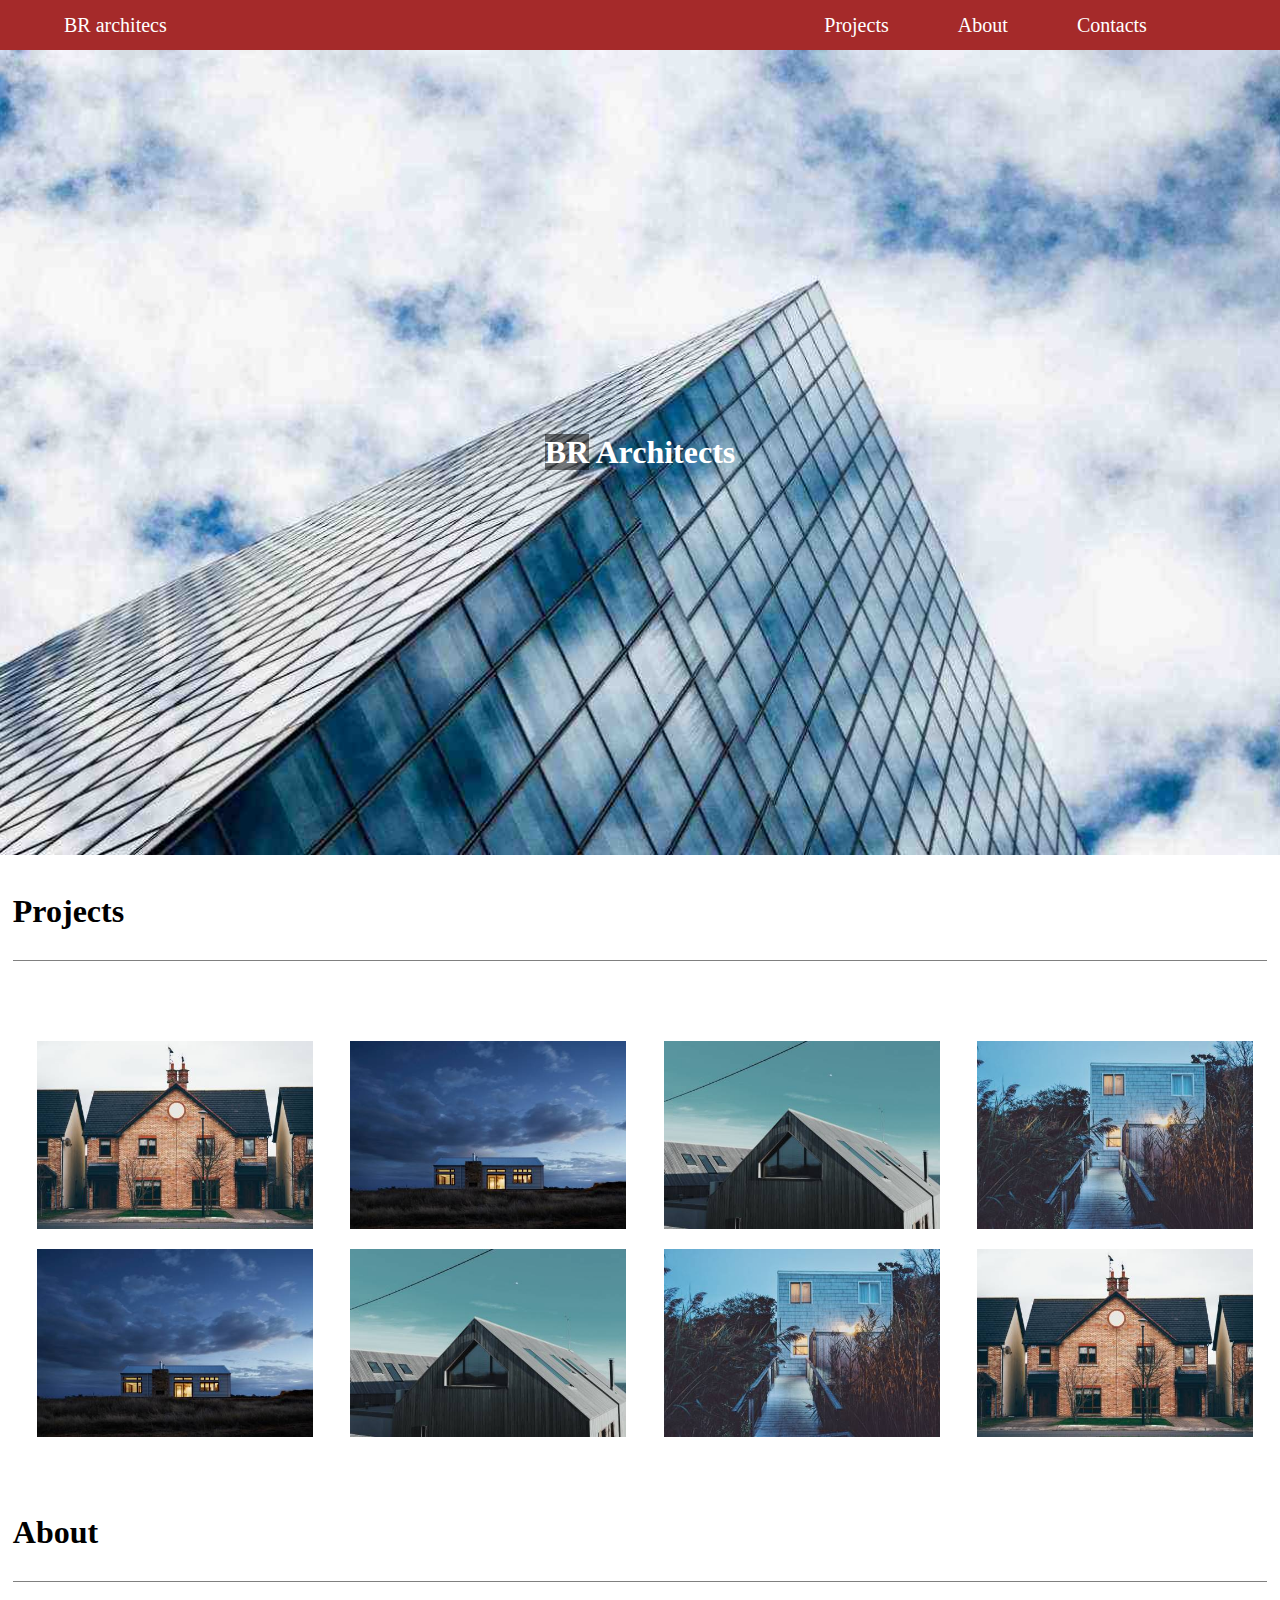
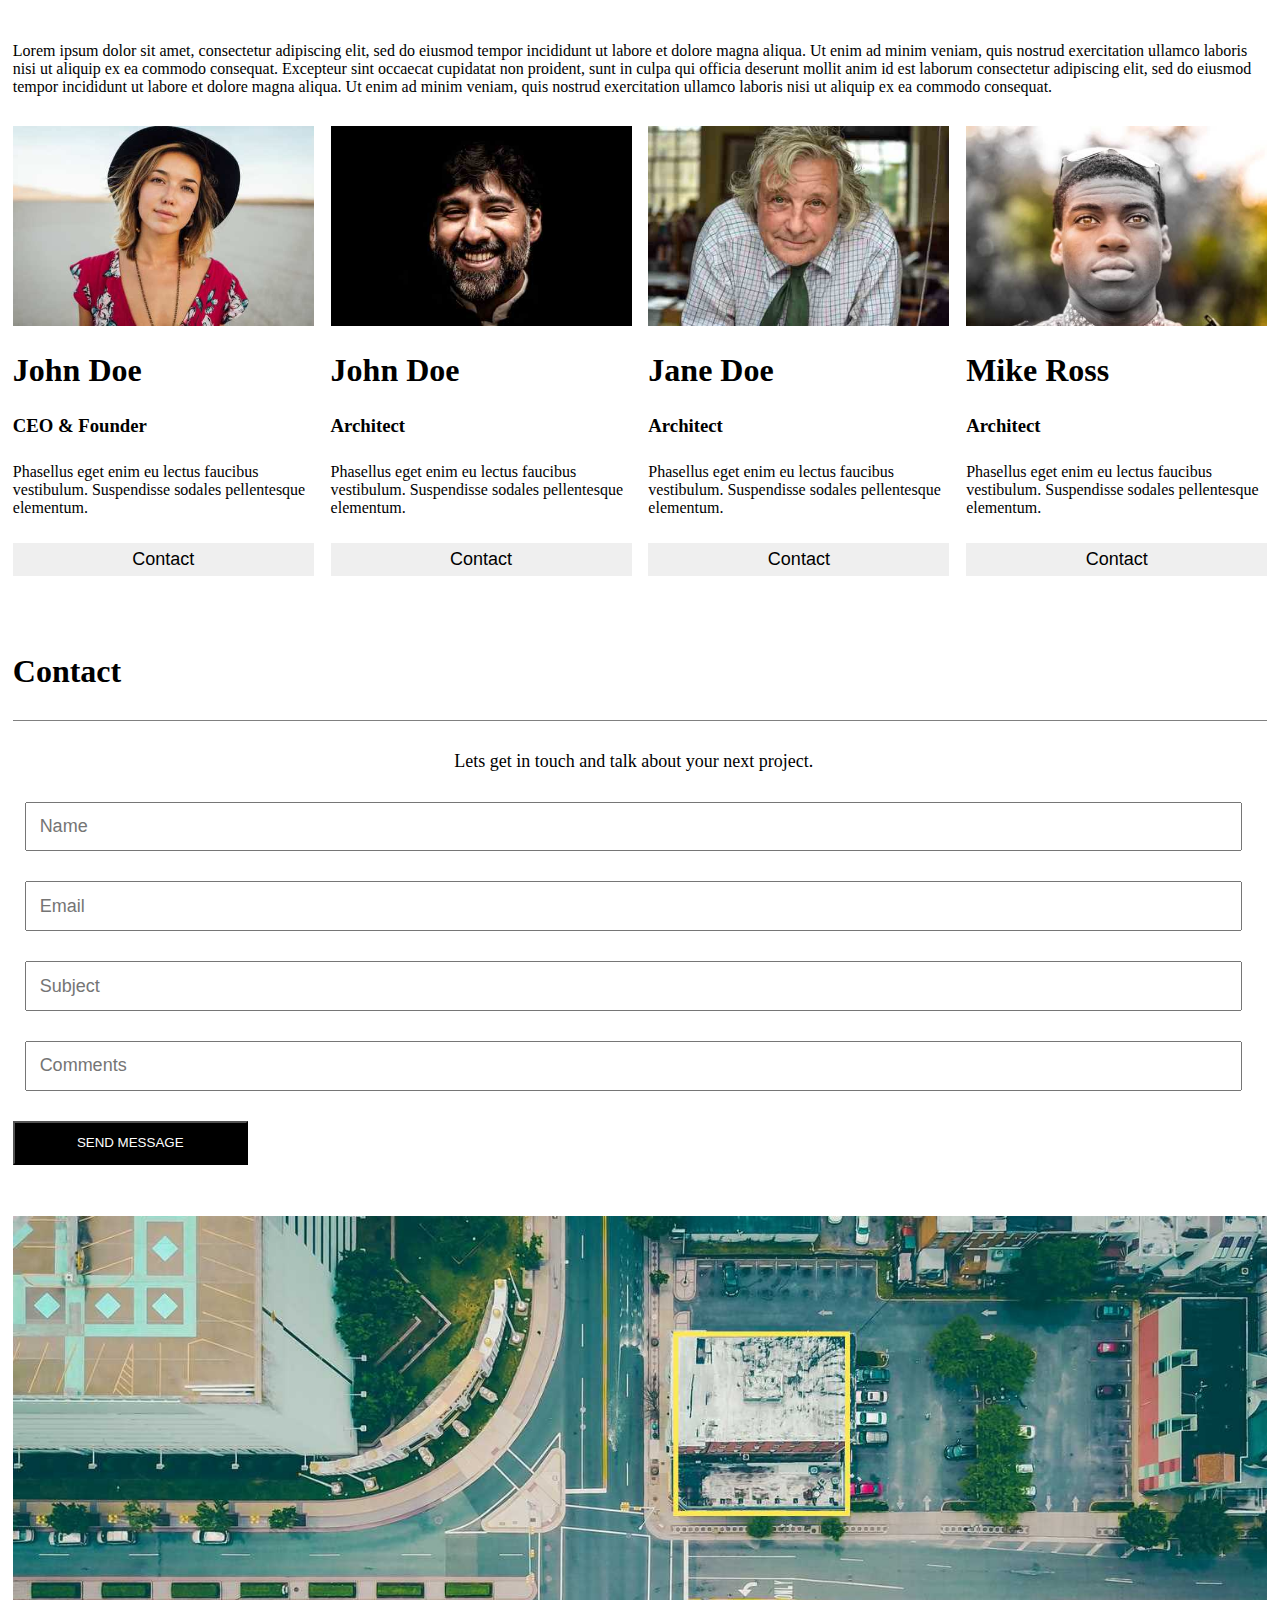
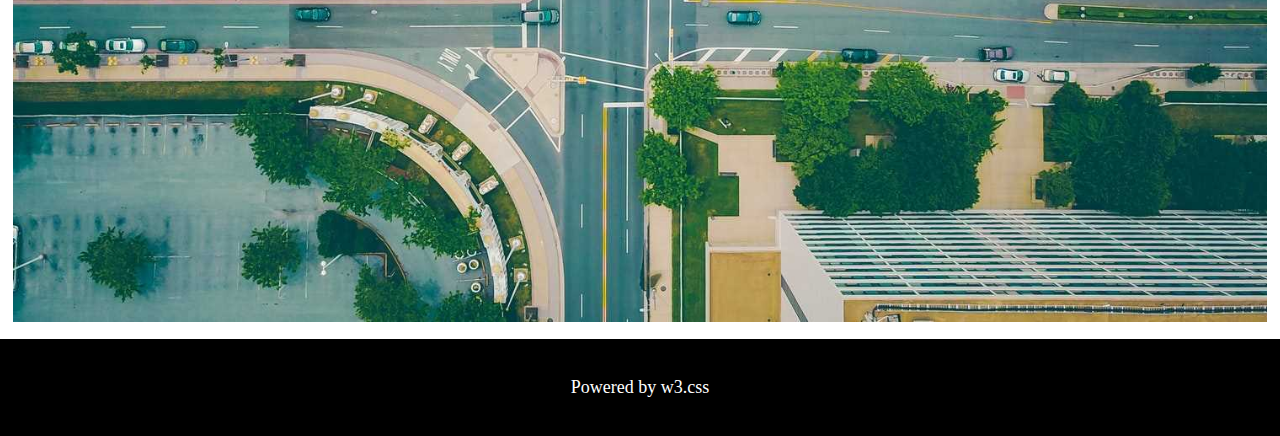
<file: w3s2.html>
<!DOCTYPE html>
<html lang="en">

<head>
    <meta charset="UTF-8">
    <meta http-equiv="X-UA-Compatible" content="IE=edge">
    <meta name="viewport" content="width=device-width, initial-scale=1.0">
    <link rel="stylesheet" href="w3s2.css">
    <link rel="stylesheet" href="https://cdnjs.cloudflare.com/ajax/libs/font-awesome/6.2.1/css/all.min.css"
        integrity="sha512-MV7K8+y+gLIBoVD59lQIYicR65iaqukzvf/nwasF0nqhPay5w/9lJmVM2hMDcnK1OnMGCdVK+iQrJ7lzPJQd1w=="
        crossorigin="anonymous" referrerpolicy="no-referrer" />
    <title>Document</title>
</head>
<div id="container">
    <div id="header">
        <div id="logo">BR architecs</div>
        <div id="navbar">
            <li>Projects</li>
            <li>About</li>
            <li>Contacts</li>
        </div>
    </div>
    <!--  main 1 -->
    <div id="main1">
        <h1><span>BR</span> Architects</h1>
    </div>
    <!-- main2  -->
    <div id="main2">
        <h1>Projects</h1>
        <div class="line"></div>
        <div id="bigbox">
            <div class="box">
                <img src="house2.jpg" alt="">
            </div>
            <div class="box">
                <img src="house3.jpg" alt="">
            </div>
            <div class="box">
                <img src="house4.jpg" alt="">
            </div>
            <div class="box">
                <img src="house5.jpg" alt="">
            </div>
            <div class="box">
                <img src="house3.jpg" alt="">
            </div>
            <div class="box">
                <img src="house4.jpg" alt="">
            </div>
            <div class="box">
                <img src="house5.jpg" alt="">
            </div>
            <div class="box">
                <img src="house2.jpg" alt="">
            </div>
        </div>
    </div>
    <!--  main 3  -->
    <div id="main3">
        <h1>About</h1>
        <div class="line"></div>
        <p id="para1">Lorem ipsum dolor sit amet, consectetur adipiscing elit, sed do eiusmod tempor incididunt ut
            labore et dolore
            magna aliqua. Ut enim ad minim veniam, quis nostrud exercitation ullamco laboris nisi ut aliquip ex ea
            commodo consequat. Excepteur sint occaecat cupidatat non proident, sunt in culpa qui officia deserunt mollit
            anim id est laborum consectetur adipiscing elit, sed do eiusmod tempor incididunt ut labore et dolore magna
            aliqua. Ut enim ad minim veniam, quis nostrud exercitation ullamco laboris nisi ut aliquip ex ea commodo
            consequat.</p>
        <div id="bigbox3">
            <div class="box3">
                <img src="team1.jpg" alt="">
                <h1>John Doe</h1>
                <h3>CEO & Founder</h3>
                <p>Phasellus eget enim eu lectus faucibus vestibulum. Suspendisse sodales pellentesque elementum.</p>
                <button>Contact</button>
            </div>
            <div class="box3">
                <img src="team2.jpg" alt="">
                <h1>John Doe</h1>
                <h3>Architect</h3>
                <p>Phasellus eget enim eu lectus faucibus vestibulum. Suspendisse sodales pellentesque elementum.</p>
                <button>Contact</button>
            </div>
            <div class="box3">
                <img src="team3.jpg" alt="">
                <h1>Jane Doe</h1>
                <h3>Architect</h3>
                <p>Phasellus eget enim eu lectus faucibus vestibulum. Suspendisse sodales pellentesque elementum.</p>
                <button>Contact</button>
            </div>
            <div class="box3">
                <img src="team4.jpg" alt="">
                <h1>Mike Ross</h1>
                <h3>Architect</h3>
                <p>Phasellus eget enim eu lectus faucibus vestibulum. Suspendisse sodales pellentesque elementum.</p>
                <button>Contact</button>
            </div>

        </div>
    </div>
    <!--  main 4  -->
    <div id="main4">
        <h1>Contact</h1>
        <div class="line"></div>
        <form action="">Lets get in touch and talk about your next project.
            <input type="text" placeholder="Name">
            <input type="text" placeholder="Email">
            <input type="text" placeholder="Subject">
            <input type="text" placeholder="Comments">
            <button>SEND MESSAGE</button>
        </form>

    </div>
    <div id="main5">
        <img src="map.jpg" alt="">
    </div>
    <div id="main6">Powered by w3.css</div>
</div>
</div>

<body>

</body>

</html>
</file>
<file: tesla.css>
* {
    margin: 0;
    padding: 0;
    box-sizing: border-box;
    list-style: none;
    /* border: 1px solid red; */
}

header {
    width: 100%;
    height: 50px;
    background-color: transparent;
    display: flex;
    justify-content: space-between;
    align-items: center;

}

.navbar {
    width: 20%;
    height: auto;
    display: flex;
    justify-content: center;
    justify-content: space-evenly;
}

.navbar li:hover {
    background-color: rgb(134, 124, 124);
    padding: 0 1%;
    cursor: pointer;
}

.nav {
    width: 50%;
}

.main1 {
    width: 100%;
    height: auto;
    background-image: url(13.jpg);
    background-size: cover;
    background-position: center;
    position: relative;
    display: flex;
    flex-direction: column;
    /* justify-content: center; */
    align-items: center;
}

#h1box {
    width: auto;
    height: fit-content;
    display: flex;
    flex-direction: column;
    align-items: center;
}

#h1box h1 {
    line-height: 60px;
}

#bigbox1 {
    width: 80%;
    height: auto;
    margin-top: 350px;
    display: flex;
    flex-wrap: wrap;
    padding: 1%;
    justify-content: center;
    justify-content: space-evenly;
    /* border: 1px solid green; */
}

.one {
    width: 160px;
    height: 90;
    display: flex;
    flex-direction: column;
    align-items: center;
    color: white;
    /* border: 1px solid red; */
    font-family: "Gotham SSm";

}

.one button {
    padding: 3% 20%;
    font-size: 18px;
    background-color: transparent;
    border: 3px solid white;
    border-radius: 5px;
    color: white;
    cursor: pointer;
}

.one button:hover {
    background-color: white;
    color: black;
}

#emailbox {
    width: 60px;
    height: 60px;
    border-radius: 50%;
    background-color: white;
    position: absolute;
    left: 90%;
    top: 85%;
    color: black;
    font-size: 30px;
    display: flex;
    justify-content: center;
    align-items: center;
}

/* main2 */
#main2 {
    width: 100%;
    height: auto;
    background-image: url(14.jpg);
    background-position: center;
    background-size: cover;

}

#h11 {
    width: 100%;
    height: 100px;
    background-color: black;
    color: white;
    margin-bottom: 300px;
    display: flex;
    justify-content: center;
    align-items: center;
  
    box-shadow: 0px 0px 4px 122px rgba(0, 0, 0, 0.75)
}

#black {
    width: 100%;
    height: 100px;
    background-color: black;
    margin-top: 700px;
}

/*  main 3 */
#main3 {
    width: 100%;
    height: auto;
    padding: 2%;
    background-color: black;
}

#main3 video {
    width: 100%;
    border-radius: 10px;
}

/*  main 4  */
#main4 {
    width: 100%;
    height: 100vh;
    background-color: black;
    display: flex;
    justify-content: center;
    align-items: center;
    flex-wrap: wrap;
}

.boxin4 {
    width: 45%;
    height: auto;
    /* border: 1px solid green; */
    color: white;
    display: flex;
    flex-direction: column;
    justify-content: space-between;
}

.boxin4 img {
    width: 100%;
    height: 50%;
}

.content4 {
    margin-left: 5%;
    color: #9B9B9B;
}

.content4 h3 {
    line-height: 100px;
    color: white;
}

/* main 5  */
#main5 {
    width: 100%;
    height: 50vh;
    background-image: url(19.jpg);
    background-size: cover;
    background-position: center;
    display: flex;
    justify-content: center;
    align-items: center;
    justify-content: space-evenly;
}

.in5 {
    width: 200px;
    height: 80px;
    /* border: 1px solid red; */
    margin-top: 100px;
    display: flex;
    flex-direction: column;
    align-items: center;
    justify-content: flex-end;
    justify-content: space-around;
    color: white;
}

/*  main 6 */
#main6 {
    width: 100%;
    height: 50vh;
    background-color: white;
    display: flex;
    justify-content: center;
    align-items: center;
    flex-wrap: wrap;
}

.in6 {
    width: 500px;
    height: 30vh;
    /* border: 1px solid green; */
    display: flex;
    flex-direction: column;
    justify-content: center;
    align-items: center;
    justify-content: space-around;
}

.in62 {
    flex-grow: 1;
    display: flex;
    justify-content: flex-start;
    padding: 0 2%;
}

.in6 button {
    padding: 2% 15%;
    font-size: 18px;
    background-color: white;
    cursor: pointer;
}

#button2 {
    border: none;
    background-color: gainsboro;
    padding: 2% 13%;
    color: black;
}

.in6 button:hover {
    background-color: black;
    color: white;
}

.in62 p {
    font-size: 18px;
}

/*  main 7 */
#main7 {
    width: 100%;
    height: 200vh;
    background-color: #F4F4F4;
    display: flex;
    flex-direction: column;
    justify-content: center;
    align-items: center;
    justify-content: space-around;
}

#main7 img {
    width: 90%;
    border-radius: 20px;
}

.in7 {
    width: 80%;
    height: 20vh;
    /* border: 1px solid green; */
    display: flex;
    flex-direction: column;
    justify-content: space-around;
}

.in72 {
    width: 80%;
    height: 30vh;
    display: flex;
}

.content7 {
    width: 50%;
    height: 30vh;
    display: flex;
    flex-direction: column;
    justify-content: space-evenly;
}

#bigin7 {
    width: 80%;
    height: 20vh;
    display: flex;
    justify-content: space-around;
}

.content72 {
    width: 50%;
    height: 30vh;
    display: flex;
    flex-direction: column;
    justify-content: space-evenly;
}

.content7 {
    animation-name: one;
    animation-duration: 10s;
    animation-iteration-count: infinite;
}

@keyframes one {
    0% {
        color: #C0C1C3;
    }

    49% {
        color: #C0C1C3;
    }

    50% {
        color: black;
    }
}

.content72 {
    animation-name: two;
    animation-duration: 10s;
    animation-iteration-count: infinite;
}

@keyframes two {
    49% {
        color: black;
    }

    50% {
        color: #C0C1C3;
    }

    100% {
        color: #C0C1C3;
    }
}

/*  main 8 */
#main8 {
    width: 100%;
    height: 80vh;
    display: flex;
    justify-content: center;
    flex-wrap: wrap-reverse;
    padding: 2%;
}

.in8 {
    width: 30%;
    height: auto;
    /* border: 1px solid red; */
    display: flex;
    flex-direction: column;
    justify-content: space-between;
    padding: 2%;
}

#in8one {
    width: 100%;
    height: 220px;
    /* border: 1px solid red; */
    display: flex;
    flex-direction: column;
    justify-content: space-around;
}

#in8two {
    width: 100%;
    height: 100px;
    /* border: 1px solid red; */
    display: flex;
    flex-direction: column;
    justify-content: space-around;
}

#butt2 {
    font-size: 18px;
    padding: 1%;
    border: 2px solid black;

}

#butt2:hover {
    background-color: black;
    color: white;
    cursor: pointer;
}

#butt3 {
    padding: 2%;
    font-size: 18px;
    cursor: pointer;
    border: none;

}

.in82 {
    width: 60%;
    height: 70vh;
    /* border: 1px solid red; */
    background-image: url(21.jpg);
    background-position: center;
    background-size: cover;
    display: flex;
    justify-content: center;
    align-items: flex-end;
    flex-wrap: wrap;
}

.in82one {
    width: 150px;
    height: 100px;
    color: white;
    /* border: 1px solid green; */
    display: flex;
    flex-direction: column;
    align-items: center;
    justify-content: space-around;
}

.in82one i {
    font-size: 20px;
}

/*  main 9 */
#main9 {
    width: 100%;
    height: 120vh;
    background-image: url(22.jpg);
    background-position: bottom;
    background-size: cover;
    display: flex;
    justify-content: flex-end;
}

#in9 {
    width: 100%;
    height: auto;
    background-color: black;
    display: flex;
    align-self: flex-end;
    justify-content: center;
    align-items: center;
    flex-wrap: wrap;
}

.para3 {
    color: white;
}

/* main 10 */
#main10 {
    width: 100%;
    height: auto;
    padding: 3% 0;
    background-color: black;
    display: flex;
    flex-wrap: wrap-reverse;
    justify-content: center;

}

.in10 {
    width: 35%;
    height: auto;
    color: #E1E1E1;
    /* border: 1px solid white; */
    display: flex;
    flex-direction: column;
    justify-content: center;
    /* align-items: center; */
}

.in10 h4 {
    line-height: 60px;
}

.in10 p {
    margin-bottom: 30px;
}

.in10 img {
    width: 100%;
}

.in1010 {
    display: flex;
    justify-content: center;
    align-items: center;
}

/*  main 11 */
#main11 {
    width: 100%;
    height: auto;
    display: flex;
    justify-content: center;
    flex-wrap: wrap-reverse;
    padding: 2%;
    /* border: 1px solid green; */
}

#in82 {
    width: 60%;
    height: 70vh;
    /* border: 1px solid red; */
    background-image: url(26.jpg);
    background-position: center;
    background-size: cover;
    display: flex;
    justify-content: center;
    align-items: flex-end;
    flex-wrap: wrap;
}

/* main12 */
#main12 {
    width: 100%;
    height: 180vh;
    display: flex;
    flex-direction: column;

    justify-content: space-around;
    align-items: center;
}

.in121 {
    width: 70%;
    height: 100px;
    /* border: 1px solid red; */
    display: flex;
    flex-direction: column;
    justify-content: space-around;
}

.in122 {
    width: 90%;
    height: auto;
    background-image: url(27.jpg);
    /* border: 1px solid red; */
    background-position: center;
    background-size: cover;
    border-radius: 30px;
    animation-name: map;
    animation-duration: 12s;
    animation-iteration-count: infinite;
}
@keyframes map{
    0%{
        background-image: url(27.jpg);
    }
    25%{
        background-image: url(27.jpg);
    }
    26%{
        background-image: url(28.jpg);
    }
    50%{
        background-image: url(28.jpg);
    }
    51%{
        background-image: url(29.jpg);
    }
    75%{
        background-image: url(29.jpg);
    }
    76%{
        background-image: url(30.jpg); 
    }
    100%{
        background-image: url(30.jpg);  
    }
}
.in122 h1{
    margin: 20%;
    
}
.in123 {
    width: 70%;
    height: auto;
    /* border: 1px solid red; */
    display: flex;
    justify-content: center;
    justify-content: space-around;
    align-items: center;
    flex-wrap: wrap;
}
.small1, .small2, .small3, .small4{
    width: 180px;
    height: 100px;
    /* border: 1px solid black; */
    display: flex;
    flex-direction: column;
    justify-content: space-around;
    color: #A2A3A6;
}
.small1{
    animation-name: smal1;
    animation-duration: 12s;
    animation-iteration-count: infinite;
}
@keyframes smal1{
0%{
    color: black;
}
25%{
    color: black;
}
26%{
    color: #9B9B9B;
}
}
.small2{
    animation-name: smal2;
    animation-duration: 12s;
    animation-iteration-count: infinite;
}
@keyframes smal2{
0%{
    color: #A2A3A6;
}
25%{
    color: #A2A3A6;
}
26%{
    color: black;
}
50%{
    color: black;
}
51%{
    color: #A2A3A6; 
}

}

.small3{
    animation-name: smal3;
    animation-duration: 12s;
    animation-iteration-count: infinite;
}
@keyframes smal3{
0%{
    color: #A2A3A6;
}
25%{
    color: #A2A3A6;
}
26%{
    color: #A2A3A6;
}
50%{
    color: #A2A3A6;
}
51%{
   color: black;
}
75%{
    color: black;
}
76%{
    color: #A2A3A6; 
}

}

.small4{
    animation-name: smal4;
    animation-duration: 12s;
    animation-iteration-count: infinite;
}
@keyframes smal4{
0%{
    color: #A2A3A6;
}
25%{
    color: #A2A3A6;
}
26%{
    color: #A2A3A6;
}
50%{
    color: #A2A3A6;
}
51%{
    color: #A2A3A6;
}
75%{
    color: #A2A3A6;
}
76%{
    color: black; 
}
100%{
    color: black;
}

}
#main12 button{
    font-size: 18px;
    padding: .5% 5%;
    border-radius: 5px;
    background-color: white;
}
#main12 button:hover{
    background-color: black;
    color: white;
    cursor: pointer;
}
/* main 12 */
#main13{
    width: 100%;
    height: 60vh;
    background-image: url(31.jpg);
    background-position: center;
    background-size: cover;
}
</file>
<file: teslamedia.css>
@media screen and (max-width: 1200px) {
    .navbar{
        visibility: hidden;
    }
    .navba{
        visibility: visible;
    }
    #main7{
        height: max-content;
    }
    #main8{
        height: max-content;
    }
    .in8, .in82{
        width: 100%;
        
    }
    #in82{
        width: 100%;
    }
    #main12{
        height: max-content;
        padding: 2%;
    }
    .in121, .in122, .in123{
        margin-top: 20px;
    }

}
@media screen and (max-width:900px) {
    .in6,.in62{
        width: 90%;
        flex-wrap: wrap;
    }
    #main7{
        height: max-content;
    }
   
}
@media screen and (max-width:600px) {
    .boxin4{
        width: 95%;
    }
    #main7{
        height: max-content;
    }
    .in10{
        width: 100%;
    }
  
}
</file>
<file: w3smedia.css>
@media screen and (max-width: 600px) {
    nav{
        visibility: hidden;
    }
  
    .one {
        width: 100%;
    }
    #contect3{
        width: 100%;
    }
    #img3{
        width: 100%;
    }
}
</file>
<file: w3s.css>
* {
    margin: 0;
    padding: 0;
    box-sizing: border-box;
    font-family: Raleway, sans-serif;
}


header {
    width: 100%;
    height: 50px;
    background-color: brown;
    display: flex;
    justify-content: space-between;
    align-items: center;
    position: fixed;
}

header img {
    width: 200px;
    height: 50px;
    margin-left: 3%;
}

nav {
    width: 30%;
    display: flex;
    margin-right: 3%;

}

nav ul {
    width: 100%;
    display: flex;
    list-style: none;
    justify-content: space-between;
}

li a {
    color: white;
    text-decoration: none;

}

#main1 {
    width: 100%;
    height: 100vh;
    background-image: url(mac.jpg);
    background-position: center;
    padding: 3%;
    box-sizing: border-box;

}

#main1 h1 {
    color: white;
    font-size: 70px;
    font-family: Raleway, sans-serif;
    margin-top: 20px;
}

#main1 p {
    color: white;
    font-size: 22px;
    margin-top: 40px;
}

#main1 button {
    padding: 1%;
    font-size: 19px;
    background-color: #CCCCCC;
    cursor: pointer;
    margin-top: 40px;
}

#main1 button:hover {
    background-color: #9C9D9E;
}

#icons {
    width: 150px;
    margin-top: 200px;
    display: flex;
    justify-content: center;
    justify-content: space-around;
}

#icons i {
    color: #9FA1A1;
    font-size: 20px;
    cursor: pointer;
}

#icons i:hover {
    color: #4A4A4B;
}



/*  main 2  */
#main2 {
    width: 100%;
    height: 100vh;
    background-color: white;
    padding: 2%;
    display: flex;
    align-items: center;
    /* justify-content: center; */
    flex-direction: column;
}

#main2 p {
    line-height: 30px;
    text-align: center;
}

#bigin2 {
    width: 100%;
    height: 300px;
    /* border: 1px solid red; */
    display: flex;
}

#para1 {
    margin: 50px;
}

.one {
    width: 25%;
    height: 299px;
    /* border: 1px solid blue; */
    display: flex;
    flex-direction: column;
    justify-content: space-around;
    align-items: center;

}

.one i {
    font-size: 70px;
}

.one h3 {
    font-size: 25px;
}

/*  main3 */
#main3 {
    width: 100%;
    height: 100vh;
    background-color: #F1F1F1;
    display: flex;
    justify-content: space-around;
    /* align-items: center; */
    padding-top: 100px;
}

#content3 {
    width: 40%;
    height: 200px;
    /* border: 1px solid red; */
    display: flex;
    flex-direction: column;
    justify-content: space-evenly;

}

#content3 button {
    width: 30%;
    background-color: black;
    padding: 2%;
    color: white;
    cursor: pointer;
}

#content3 button:hover {
    background-color: #CCCCCC;
    border: none;
    color: #4A4A4B;
}

#img3 {
    width: 40%;
    height: 400px;
    /* border: 1px solid red; */

}

#img3 img {
    width: 100%;
}

/*  main 4 */
#main4 {
    width: 100%;
    height: 120vh;
    padding: 5% 3%;
    display: flex;
    /* justify-content: center; */
    flex-direction: column;
    align-items: center;
}

#para2 {
    line-height: 70px;
}

#big3 {
    width: 100%;
    height: 300px;
    display: flex;
    justify-content: space-between;
}

.box2 {
    width: 24%;
    height: 450px;
    /* border: 1px solid red; */
    display: flex;
    flex-direction: column;
    justify-content: space-around;
    color: #686565;
}

.box2 img {
    width: 100%;
}

.box2 button {
    width: 100%;
    padding: 3%;
    border: none;
    font-size: 18px;
}

.box2 button:hover {
    background-color: #CCCCCC;
}

/* main5  */
#main5 {
    width: 100%;
    height: 300px;
    background-color: #616161;
    display: flex;
}

.box4 {
    width: 25%;
    height: 300px;
    /* border: 1px solid red; */
    color: white;
    display: flex;
    justify-content: center;
    align-items: center;
    flex-direction: column;

}

.box4 p {
    line-height: 60px;
}

/* main 6 */
#main6 {
    width: 100%;
    height: 110vh;
    padding: 5% 1%;
    display: flex;
    /* justify-content: center; */
    flex-direction: column;
    align-items: center;
}

#main6 p {
    line-height: 60px;
}

#pic {
    width: 100%;
    /* display: flex;
    flex-wrap: wrap;
    justify-content: space-around; */
    position: relative;
}

.pic {
    width: 22%;
    height: 200px;
    margin: 19px;
    /* border: 1px solid red; */
    float: left;
}

.pic img {
    width: 100%;
    height: 100%;
}

.pic:hover::after {
    content: "";
    width: 22%;
    height: 200px;
    background-color: rgb(97, 97, 97, .4);
    position: absolute;
    right: 2%;
}

/*  main7 */
#main7 {
    width: 100%;
    height: 70vh;
    background-color: #F1F1F1;
    padding-top: 5%;
    display: flex;
    justify-content: space-around;
}

.in7 {
    width: 45%;
    height: 30vh;
    /* border: 1px solid red; */
    display: flex;
    flex-direction: column;
    justify-content: space-around;

}

.in7 h4 {
    font-size: 24px;

}

.in70 {
    height: 40vh;
}

.main {
    width: 100%;
    height: 30px;
    background-color: #9C9D9E;
    position: relative;
}

.mains {
    width: 90%;
    height: 100%;
    background-color: #616161;
    position: absolute;
    display: flex;
    justify-content: center;
    align-items: center;
    color: white;
}

.mains2 {
    width: 85%;
}

.mains3 {
    width: 75%;
}

.in70 p {
    letter-spacing: 5px;
}

/*  main 8  */
#main8 {
    width: 100%;
    height: 130vh;
    padding: 5% 1%;
    background-color: #616161;
    display: flex;
    justify-content: center;
    flex-direction: column;
    align-items: center;
    justify-content: space-between;
}


#big8 {
    width: 100%;
    display: flex;
    justify-content: space-around;
}

.in8 {
    width: 30%;
    height: 500px;
    /* border: 1px solid red; */
    margin-top: 30px;
    display: flex;
    flex-direction: column;
}

.in80 {
    height: 550px;
}

#para3 {
    /* line-height: 60px; */
    color: white;
}

#main8>h1 {
    color: white;
}

.a1 {
    width: 100%;
    height: 50px;
    background-color: white;
    border-bottom: 1px solid #9C9D9E;
    display: flex;
    align-items: center;
    justify-content: center;
}

.a1 button {
    padding: 3% 5%;
    font-size: 22px;
    border: none;
    background-color: black;
    color: white;
    cursor: pointer;
}

.a1 button:hover {
    background-color: #9FA1A1;
    color: black;
}

.a2 {
    background-color: black;
    color: white;
    height: 80px;
    font-size: 25px;
}

.a3 {
    background-color: #F44336;
    height: 120px;
    margin-top: -20px;
    color: white;
    font-size: 25px;
}

.a4 {
    height: 100px;
}

.a5 {
    height: 100px;
}


/*  main 9  */
#main9{
    width: 100%;
    height: 150vh;
    background-color: #F1F1F1;
    padding: 2%;
    display: flex;
    justify-content: space-between;
    flex-direction: column;
    align-items: center;
padding: 5% 0;
}
.one9{
    width: 100%;
    height: 200px;
    /* border: 1px solid red; */
    display: flex;
 flex-direction: column;
 justify-content: space-evenly;
}
.one9 i{
    font-size: 30px;
}
.one9 span{
    margin-left: 10px;
}
.one10{
    height: 400px;
}
form {
    display: flex;
    flex-direction: column;
align-items: center;
 

}
form input{
    width:95% ;
    padding: 1%;
    font-size: 20px;
    margin-top: 20px;
}
form button{
    align-self: flex-start;
    margin-left: 35px;
    margin-top: 20px;
    padding: 1% 3%;
    border: none;
    background-color: black;
    color: white;
    font-size: 18px;
}
form button:hover{
    background-color: #9FA1A1;
    color: black;
}
#main10{
    width: 100%;
    height: 100vh;
    background-color: #F1F1F1;
    display: flex;
    justify-content: center;
    align-items: center;
}
#main10 img{
    width: 96%;
    height: 90%;
}
#main11{
    width: 100%;
    height: 30vh;
    background-color: black;
    color: white;
    display: flex;
    flex-direction: column;
    align-items: center;
    justify-content: center;
    justify-content: space-evenly;
}
#icons1{
    width: 150px;
    display: flex;
    justify-content: space-around;
}
#icons1 i{
    font-size: 22px;
}
#main11 button{
    padding: 1% 3%;
    background-color: white;
    font-size: 18px;
}
#main11 button:hover{
    background-color: #686565;
}
</file>
<file: w3s2.css>
* {
    margin: 0;
    padding: 0;
    list-style: none;
    box-sizing: border-box;
}

#header {
    width: 100%;
    height: 50px;
    background-color: brown;
    display: flex;
    justify-content: space-between;
    align-items: center;
    padding: 0 5%;
    color: white;
    font-size: 20px;

}

#navbar {
    width: 40%;
    display: flex;
    justify-content: center;
    align-items: center;
    justify-content: space-evenly;
}

/*  main1 */
#main1 {
    width: 100%;
    height: auto;
    background-image: url(12.jpg);
    background-position: center;
    background-size: cover;
    position: relative;
    display: flex;
    justify-content: center;
    align-items: center;
}

#main1 h1 {
    color: white;
    margin: 30%;
}

#main1 span {

    background-color: rgb(0, 0, 0, .5);
    color: white;
}



/* main 2  */
#main2 {
    width: 100%;
    height: max-content;
    padding: 3% 1%;
    display: flex;
    flex-direction: column;


}

.line {
    width: 100%;
    height: 1px;
    background-color: gray;
    margin-top: 30px;
    margin-bottom: 30px;
}

#bigbox {
    width: 100%;
    height: max-content;
    /* border: 1px solid red; */
    display: flex;
    flex-wrap: wrap;
    justify-content: space-around;
    margin-top: 30px;

}

.box {
    width: 22%;
    /* height: 300px; */
    /* border: 1px solid green; */
    margin-left: 10px;
    margin-top: 20px;
}

.box img {
    width: 100%;
    height: 100%;
}

/*  main 3   */
#main3 {
    width: 100%;
    height: max-content;
    padding: 3% 1%;
    display: flex;
    flex-direction: column;
    justify-content: space-around;
}

#para1 {
    margin-top: 30px;

}

#bigbox3 {
    width: 100%;
    height: 450px;
    margin-top: 30px;
    /* border: 1px solid red; */
    display: flex;
    justify-content: space-between;
    flex-wrap: wrap;
}

.box3 {
    width: 24%;
    height: 450px;
    /* border: 1px solid green; */
    display: flex;
    flex-direction: column;
    /* align-items: space-around; */
    justify-content: space-between;

}

.box3 img {
    width: 100%;
}

.box3 button {
    padding: 2% 39%;
    font-size: 18px;
    border: none;
}

.box3 button:hover {
    background-color: #CCCCCC;
    border: none;
}

/* main 4  */
#main4 {
    width: 100%;
    /* height: max-content; */
    padding: 3% 1%;
  display: flex;
  flex-direction: column;
}

form {
    width: 99%;
    height: max-content;
    font-size: 18px;
    display: flex;
    flex-direction: column;
    align-items: center;
}

form input {
    width: 98%;
    margin-top: 30px;
    padding: 1%;
    font-size: 18px;
}
form button{
    background-color: black;
    padding: 1% 5%;
   align-self: flex-start;
   margin-top: 30px;
   color: white;

}
#main5{
    width: 100%;
    height: max-content;
}
#main5 img{
    width: 100%;
    padding: 1%;
}
#main6{
    width: 100%;
    background-color: black;
    padding: 3% 5%;
    color: white;
    display: flex;
    justify-content: center;
    align-items: center;
    font-size: 18px;
}






@media screen and (max-width: 1500px) {
    #span {
        visibility: hidden;
    }
}

@media screen and (max-width: 1000px) {
    .box {
        width: 48%;
    }

    .box3 {
        width: 48%;
    }
    #bigbox3{
        height: max-content;
        flex-wrap: wrap;
    }
}



@media screen and (max-width: 600px) {
    #navbar {
        visibility: hidden;
    }

    #span {
        visibility: visible;
    }

    .box {
        width: 98%;
    }

    .box3 {
        width: 98%;
    }



}
</file>
